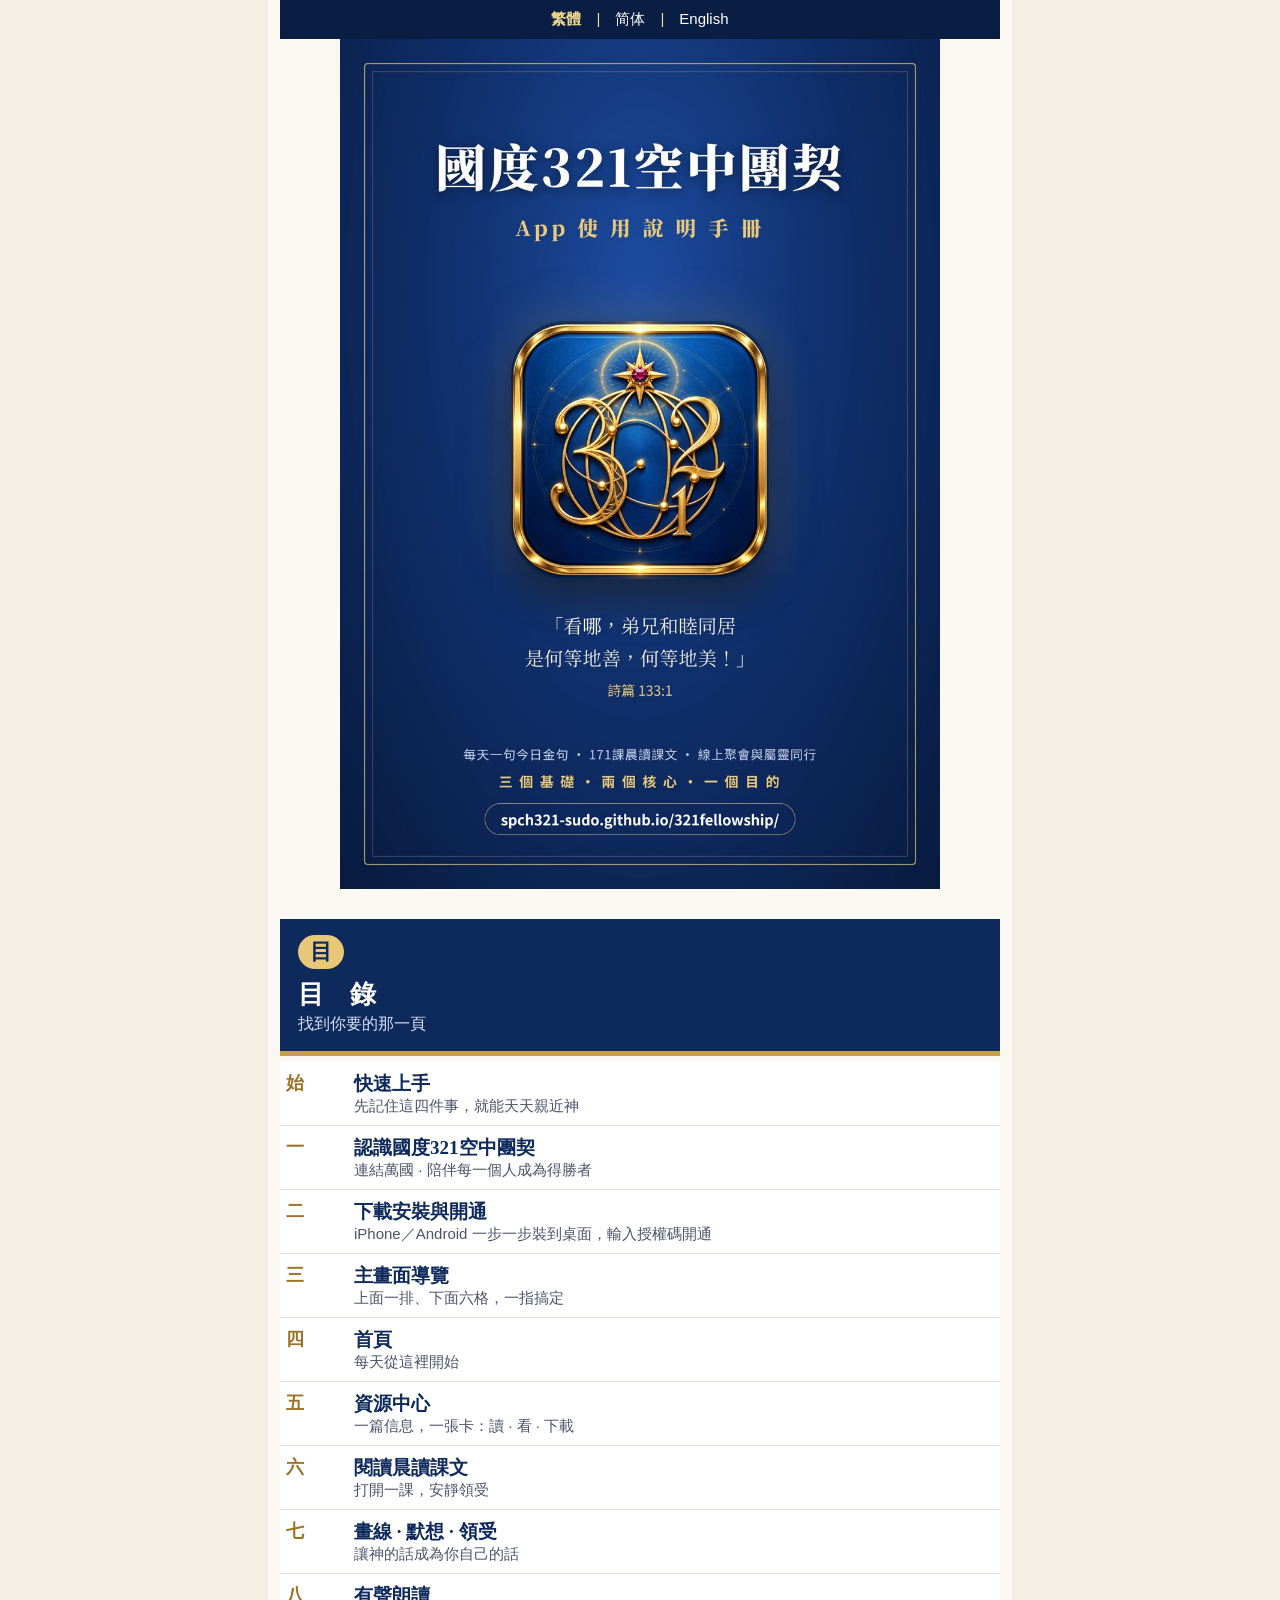
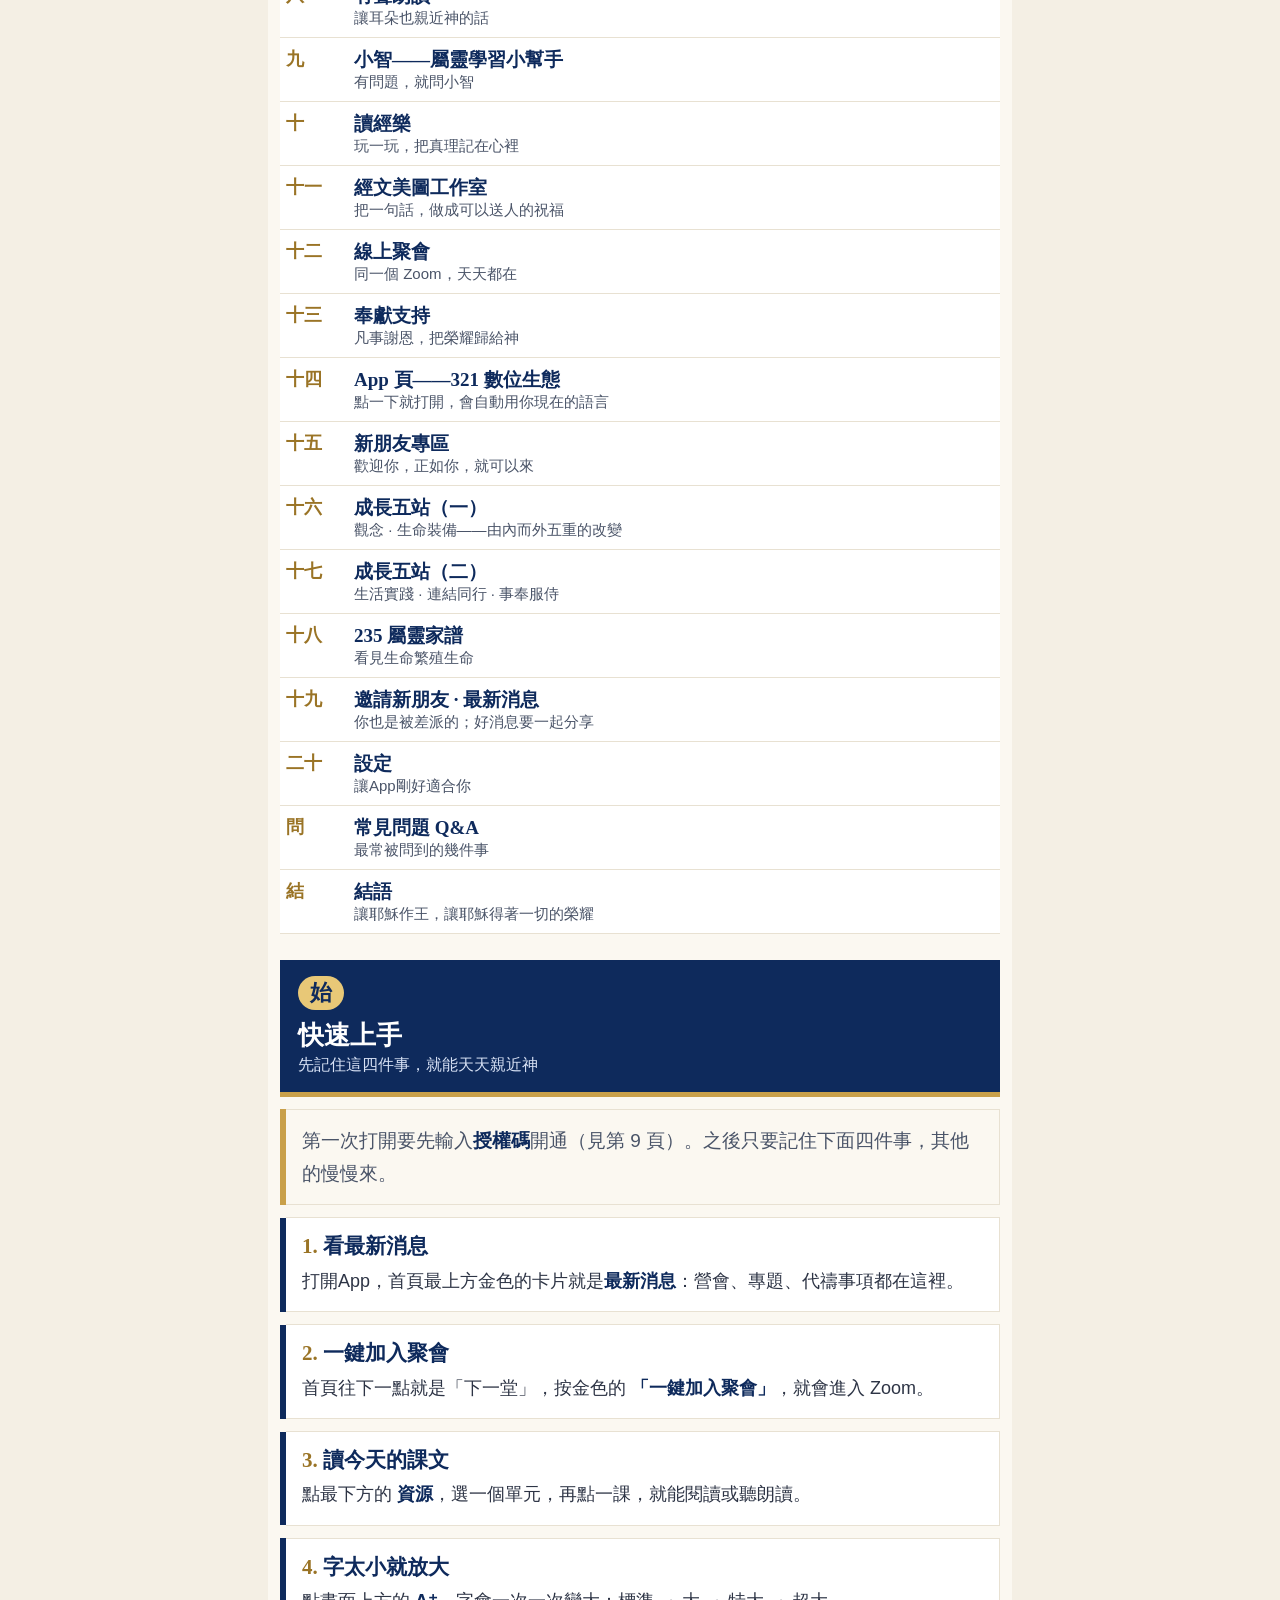
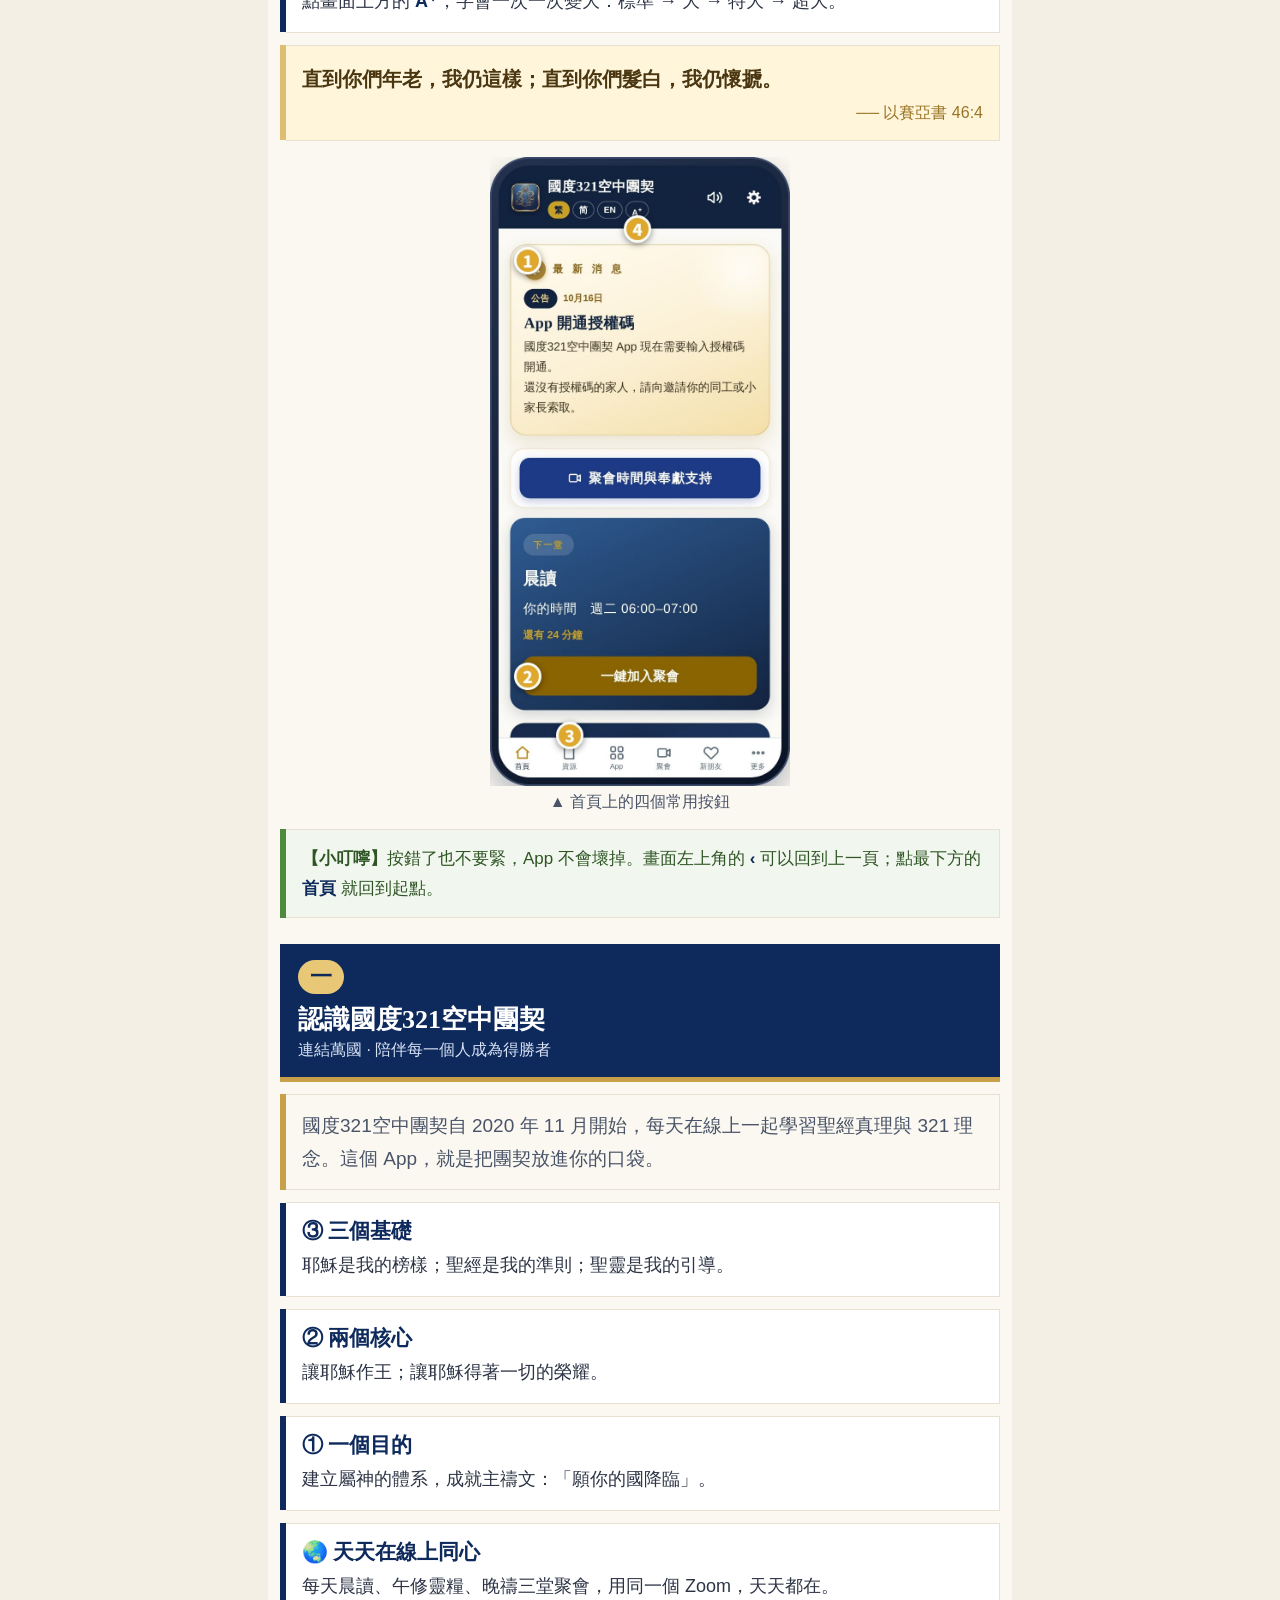
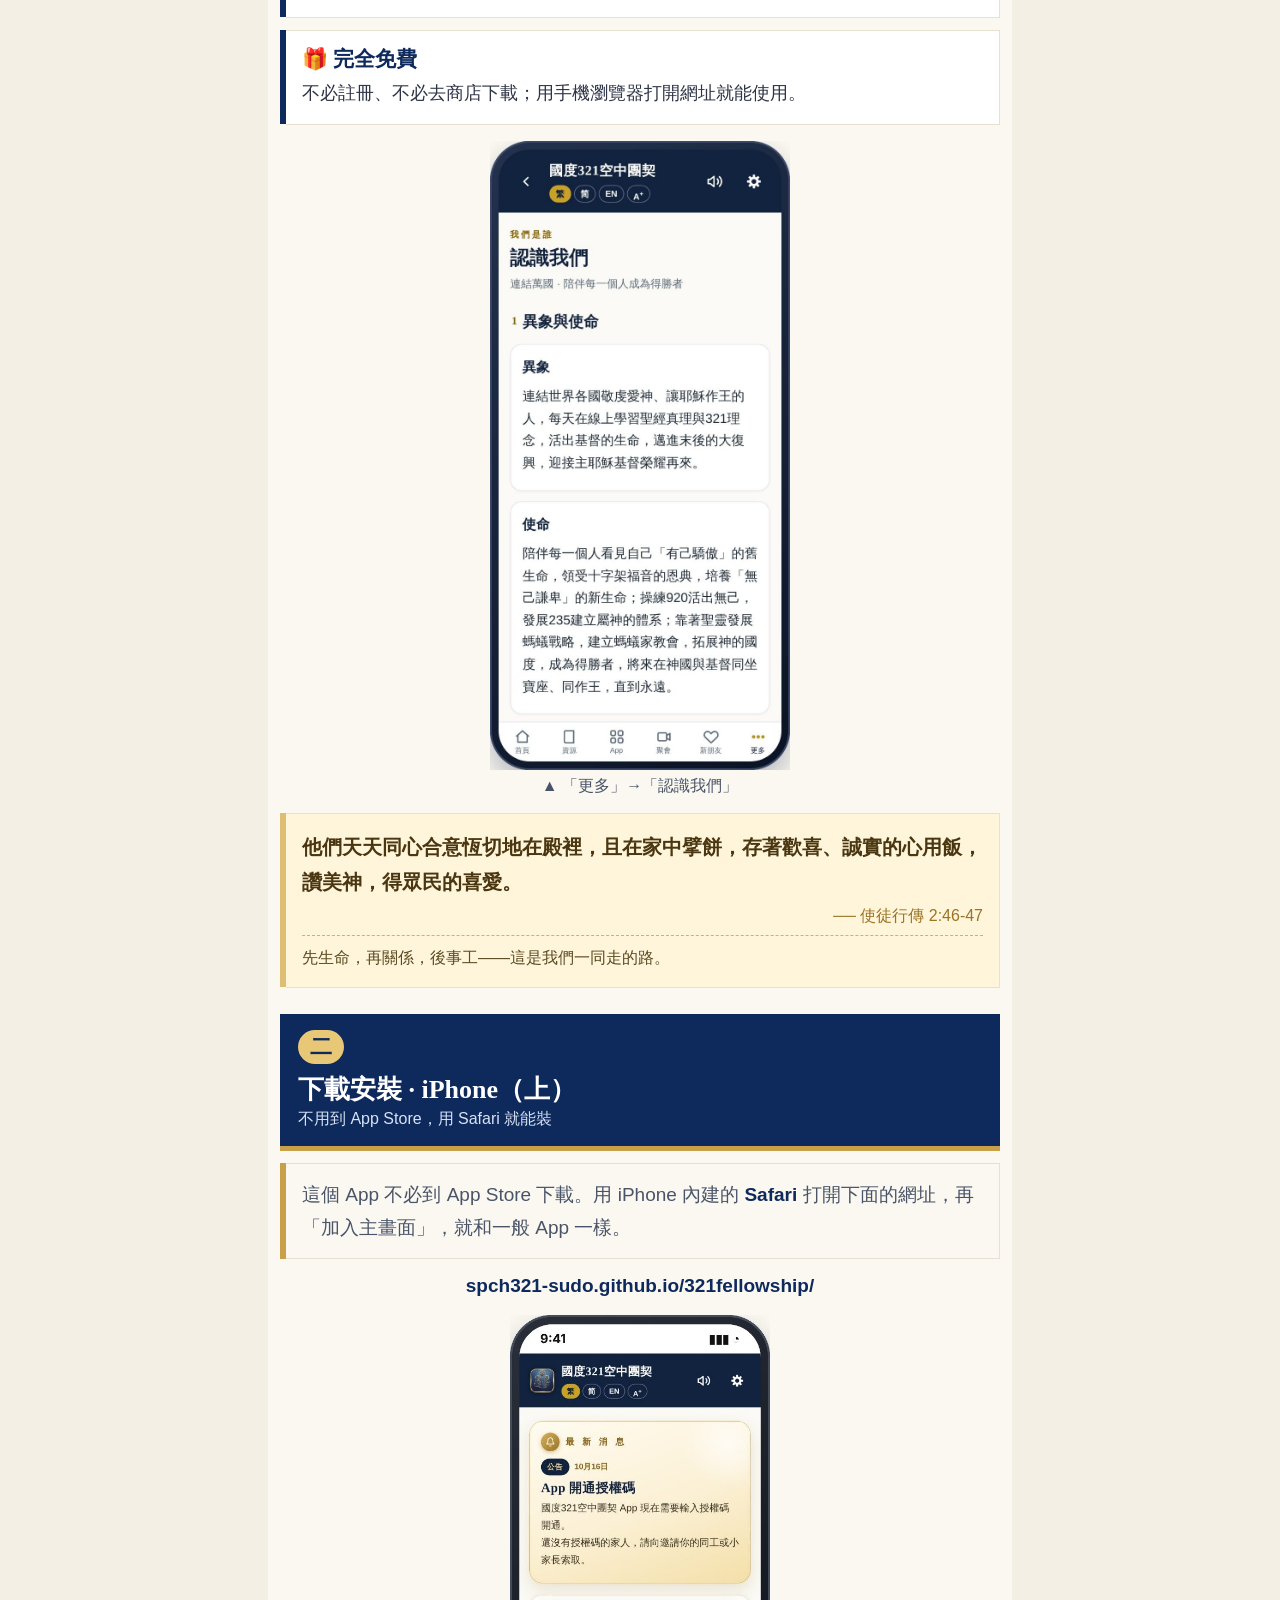
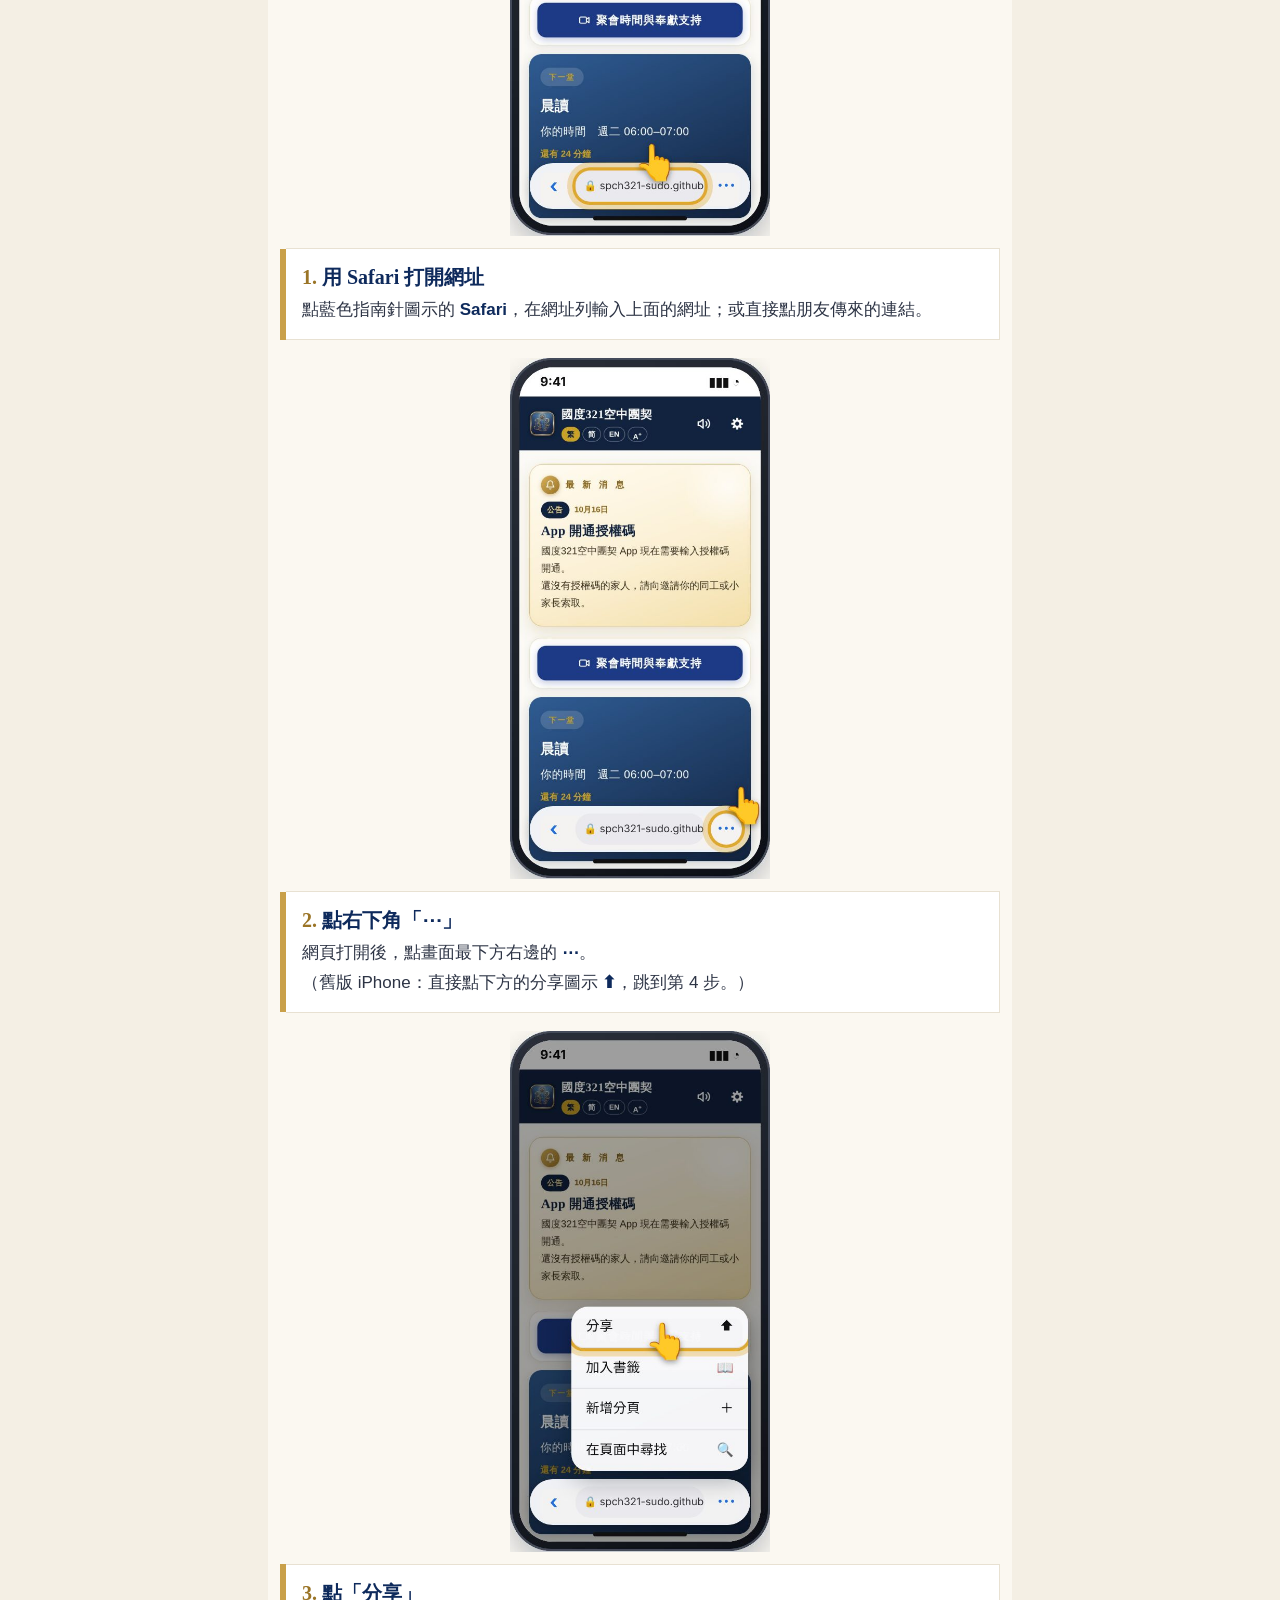
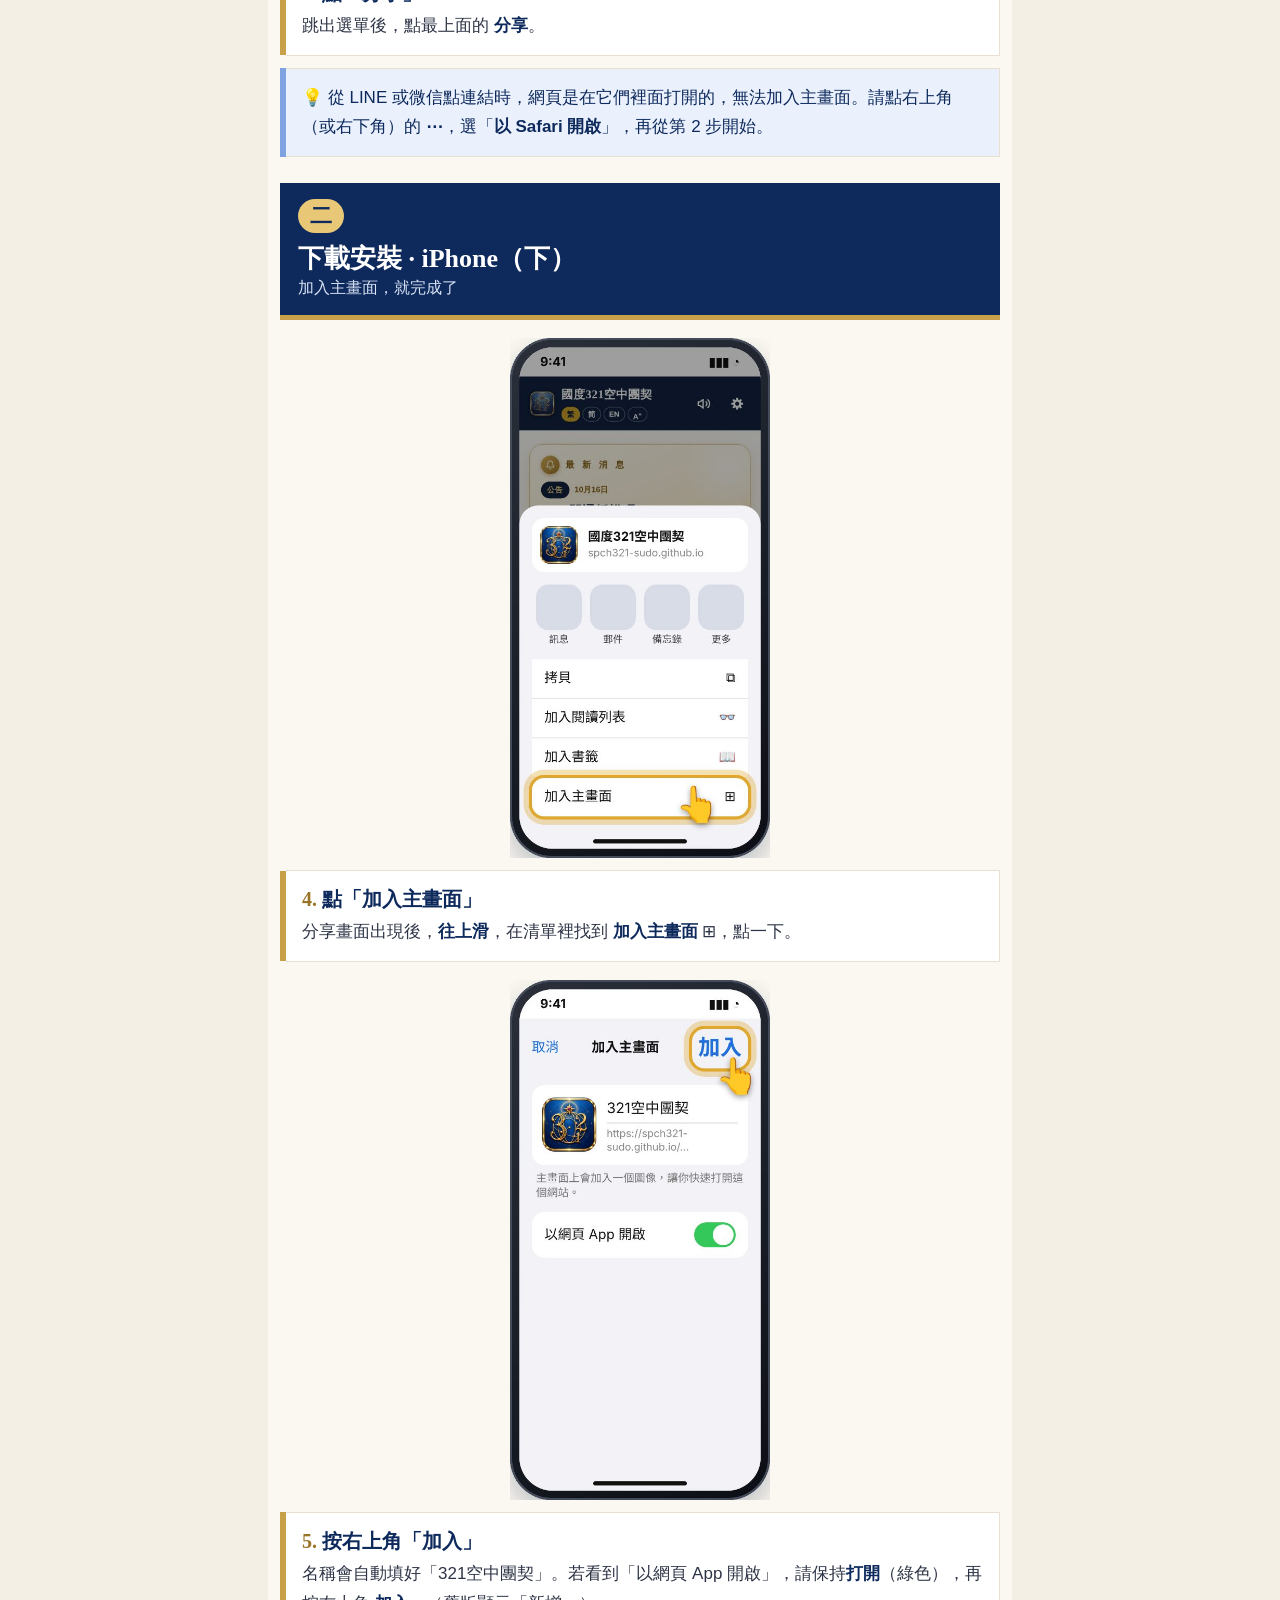
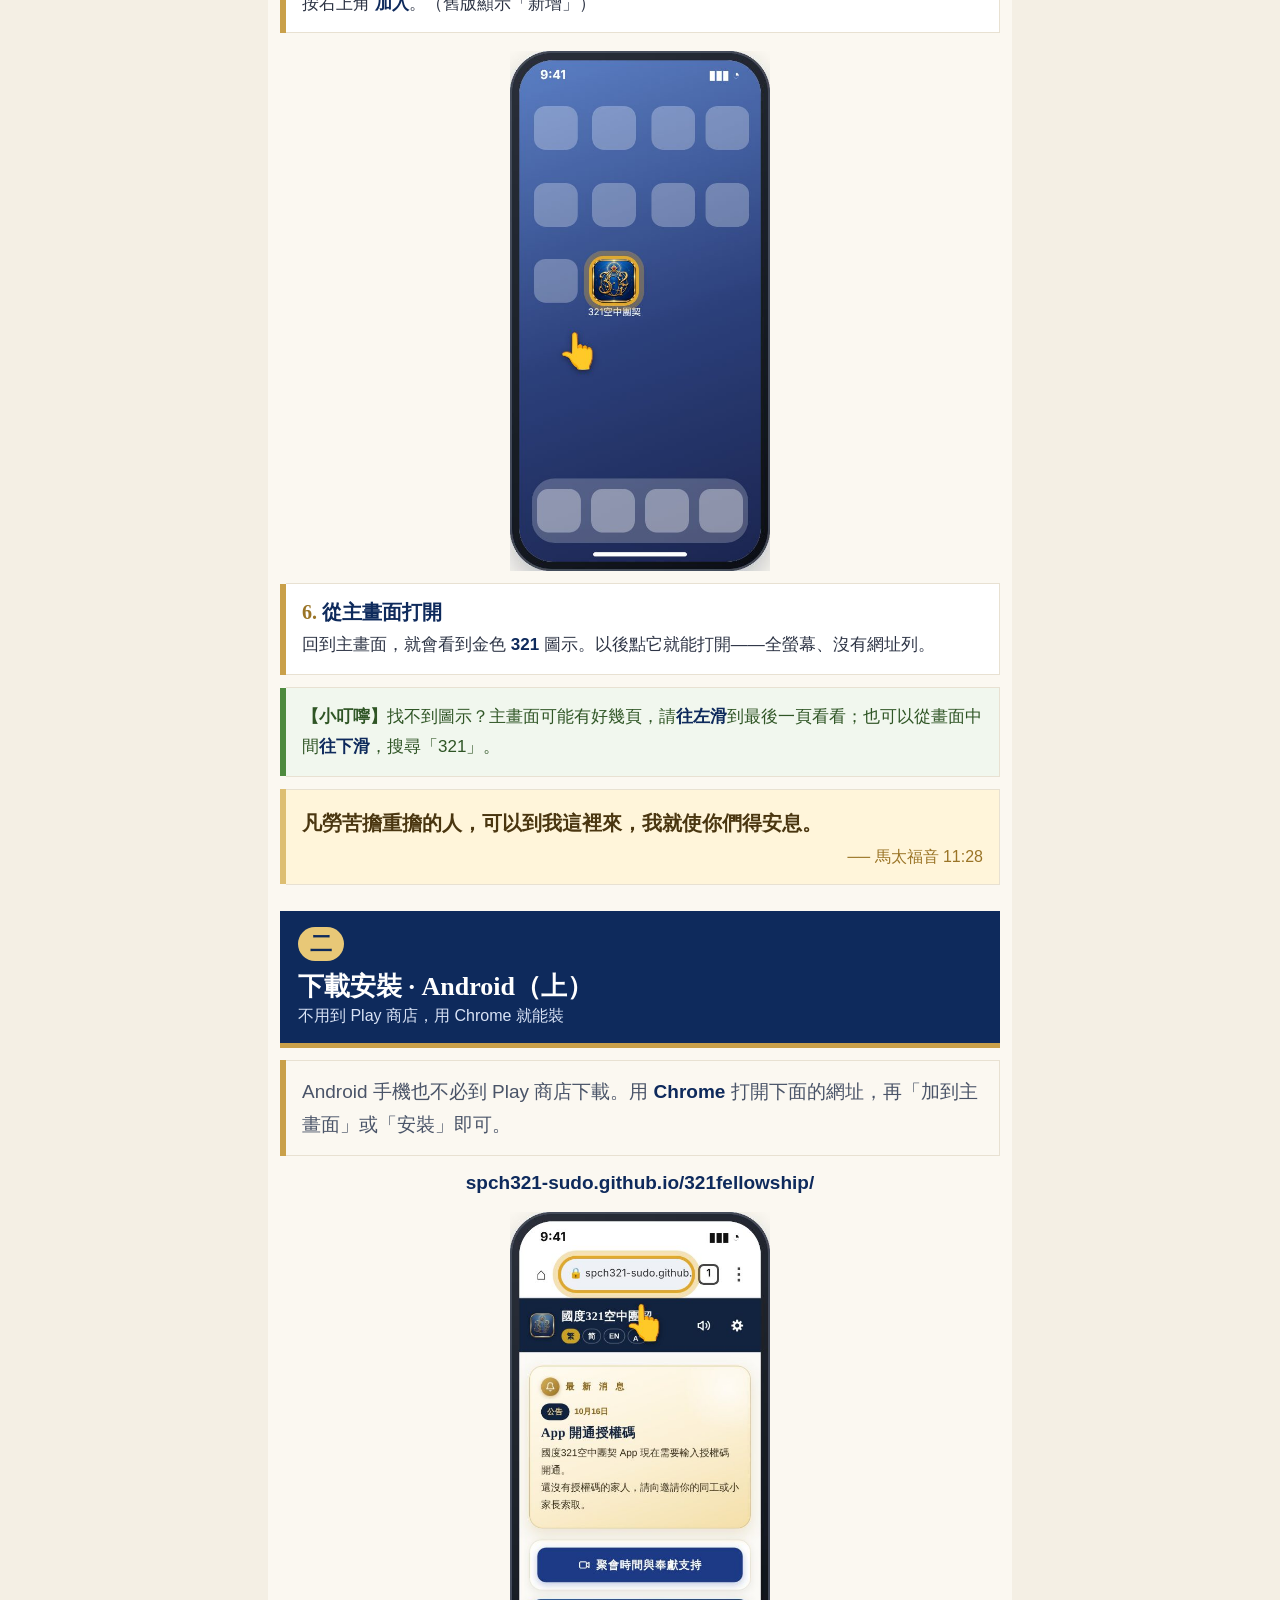
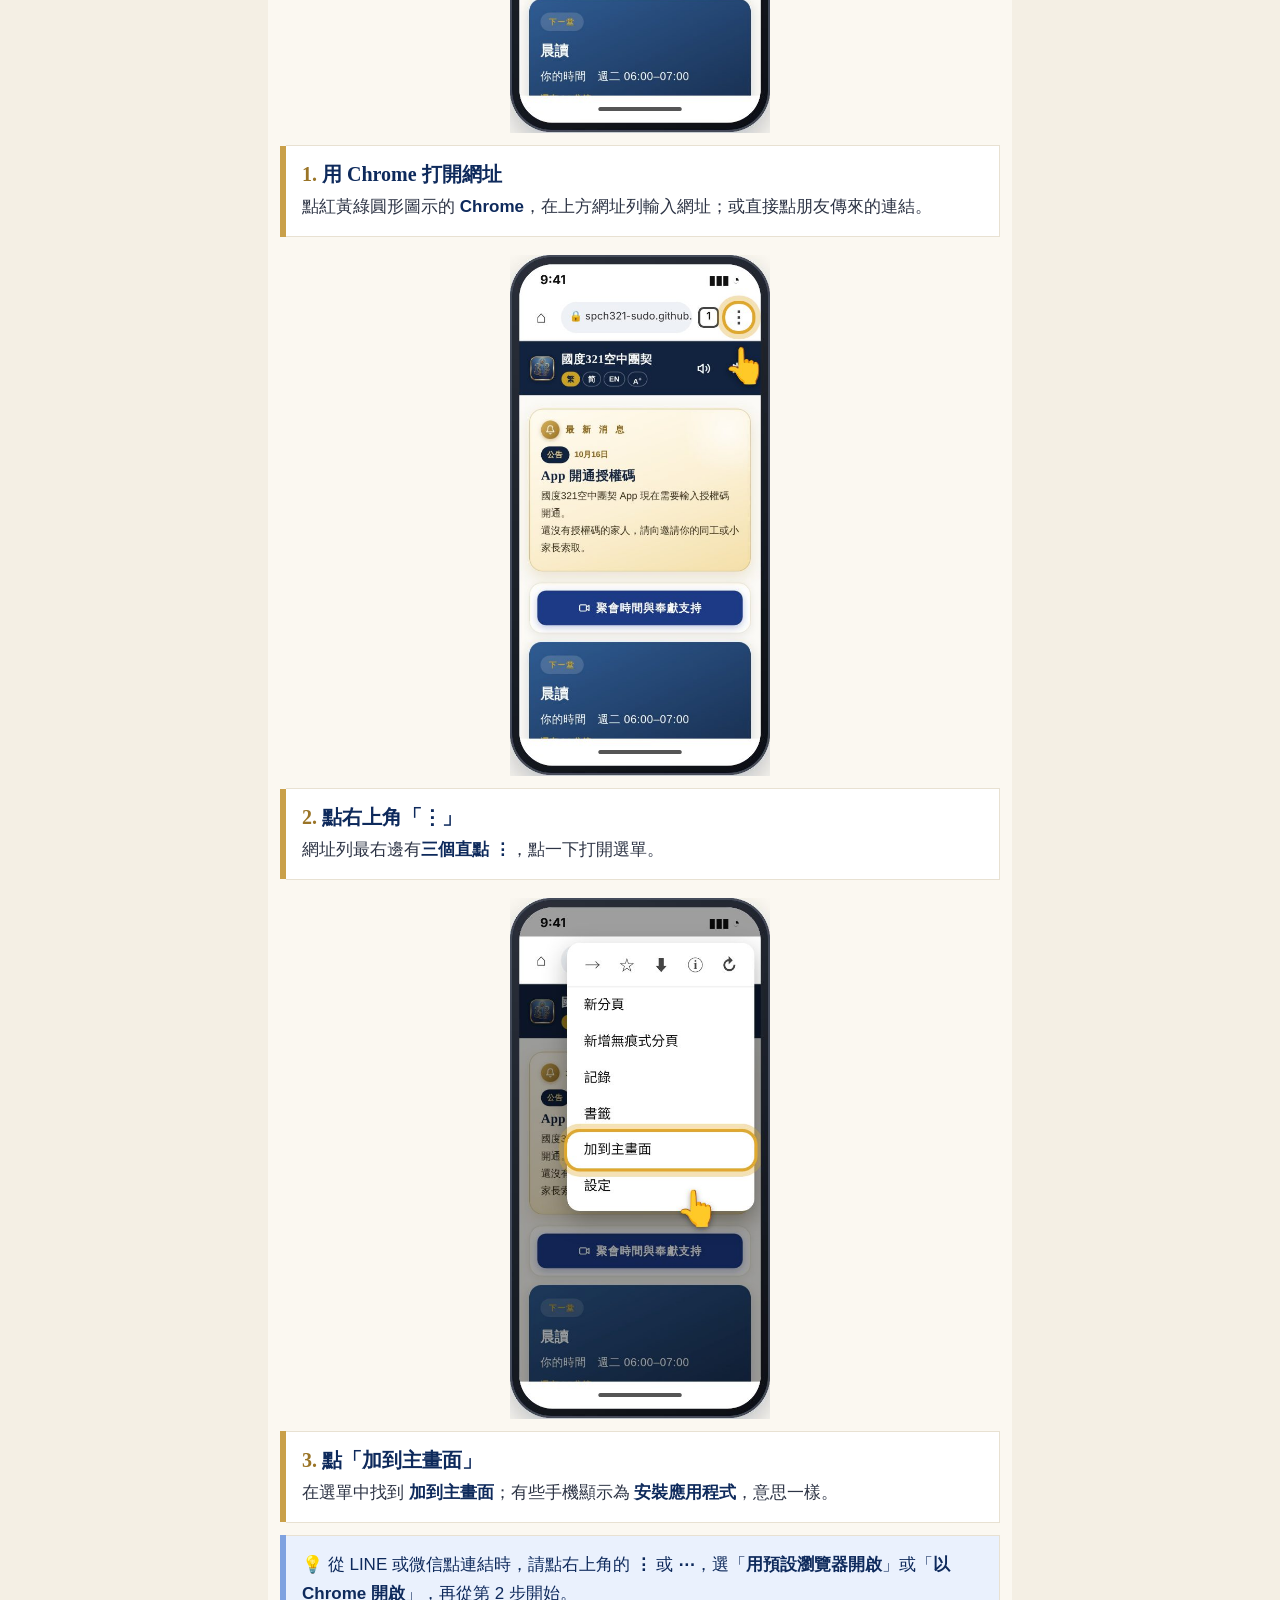
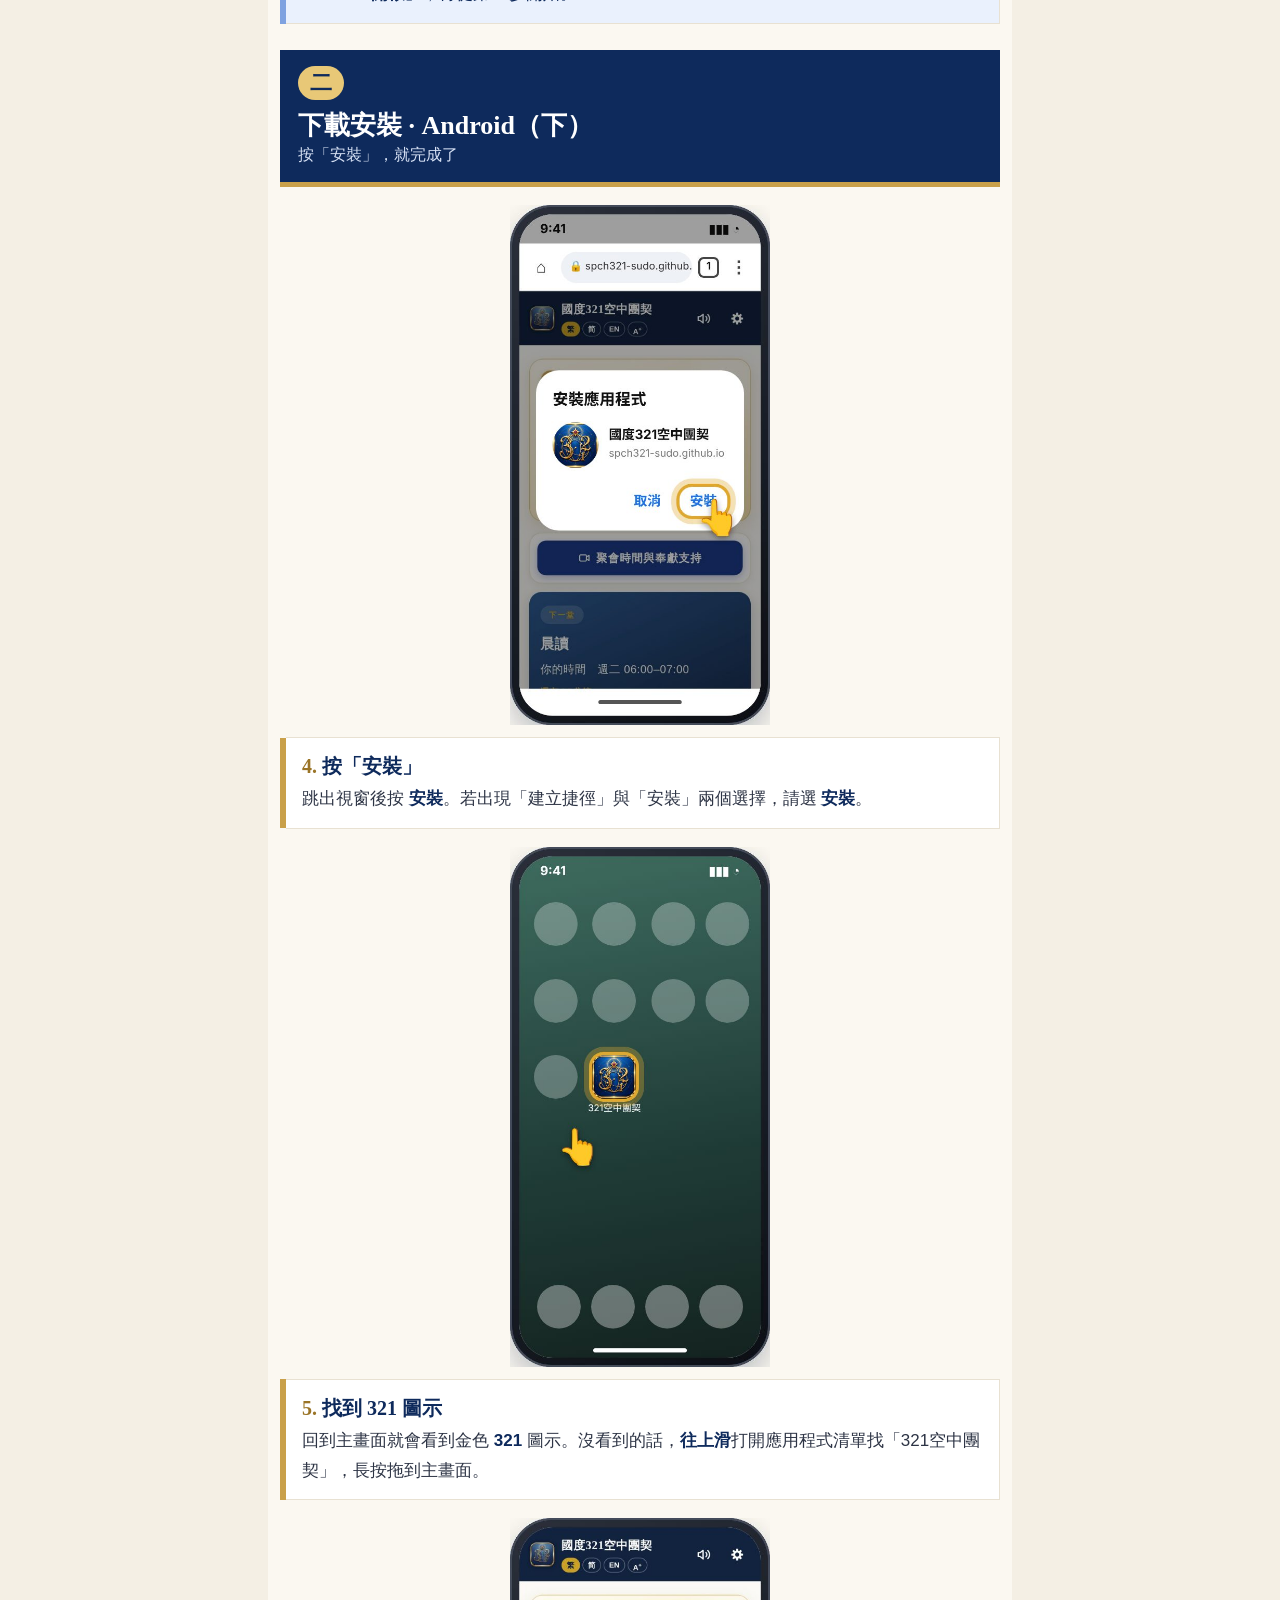
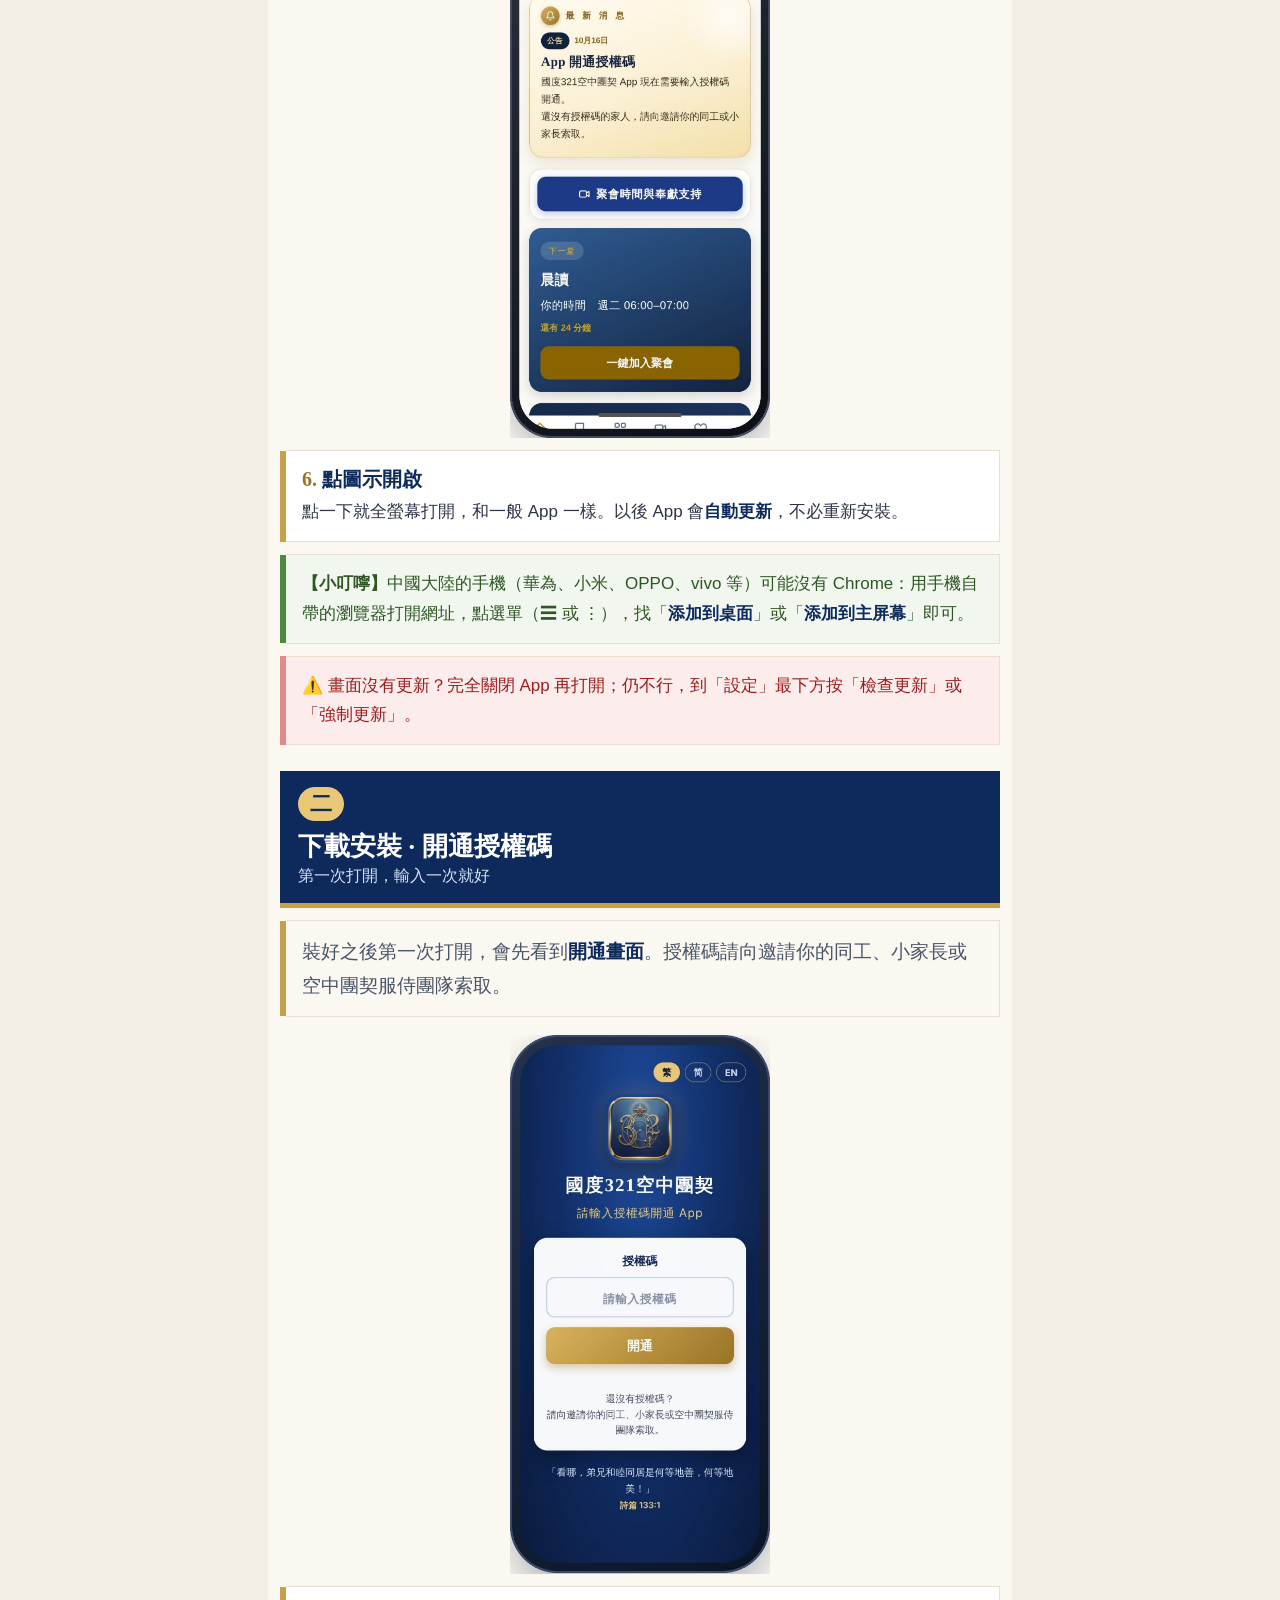
<file: manual/index.html>
<!DOCTYPE html><html lang="zh-Hant"><head><meta charset="utf-8"><meta name="viewport" content="width=device-width,initial-scale=1"><title>國度321空中團契 App 使用說明手冊</title><meta http-equiv="refresh" content="0;url=tc.html"></head><body><p><a href="tc.html">繁體</a> ｜ <a href="sc.html">简体</a> ｜ <a href="en.html">English</a></p></body></html>
</file>
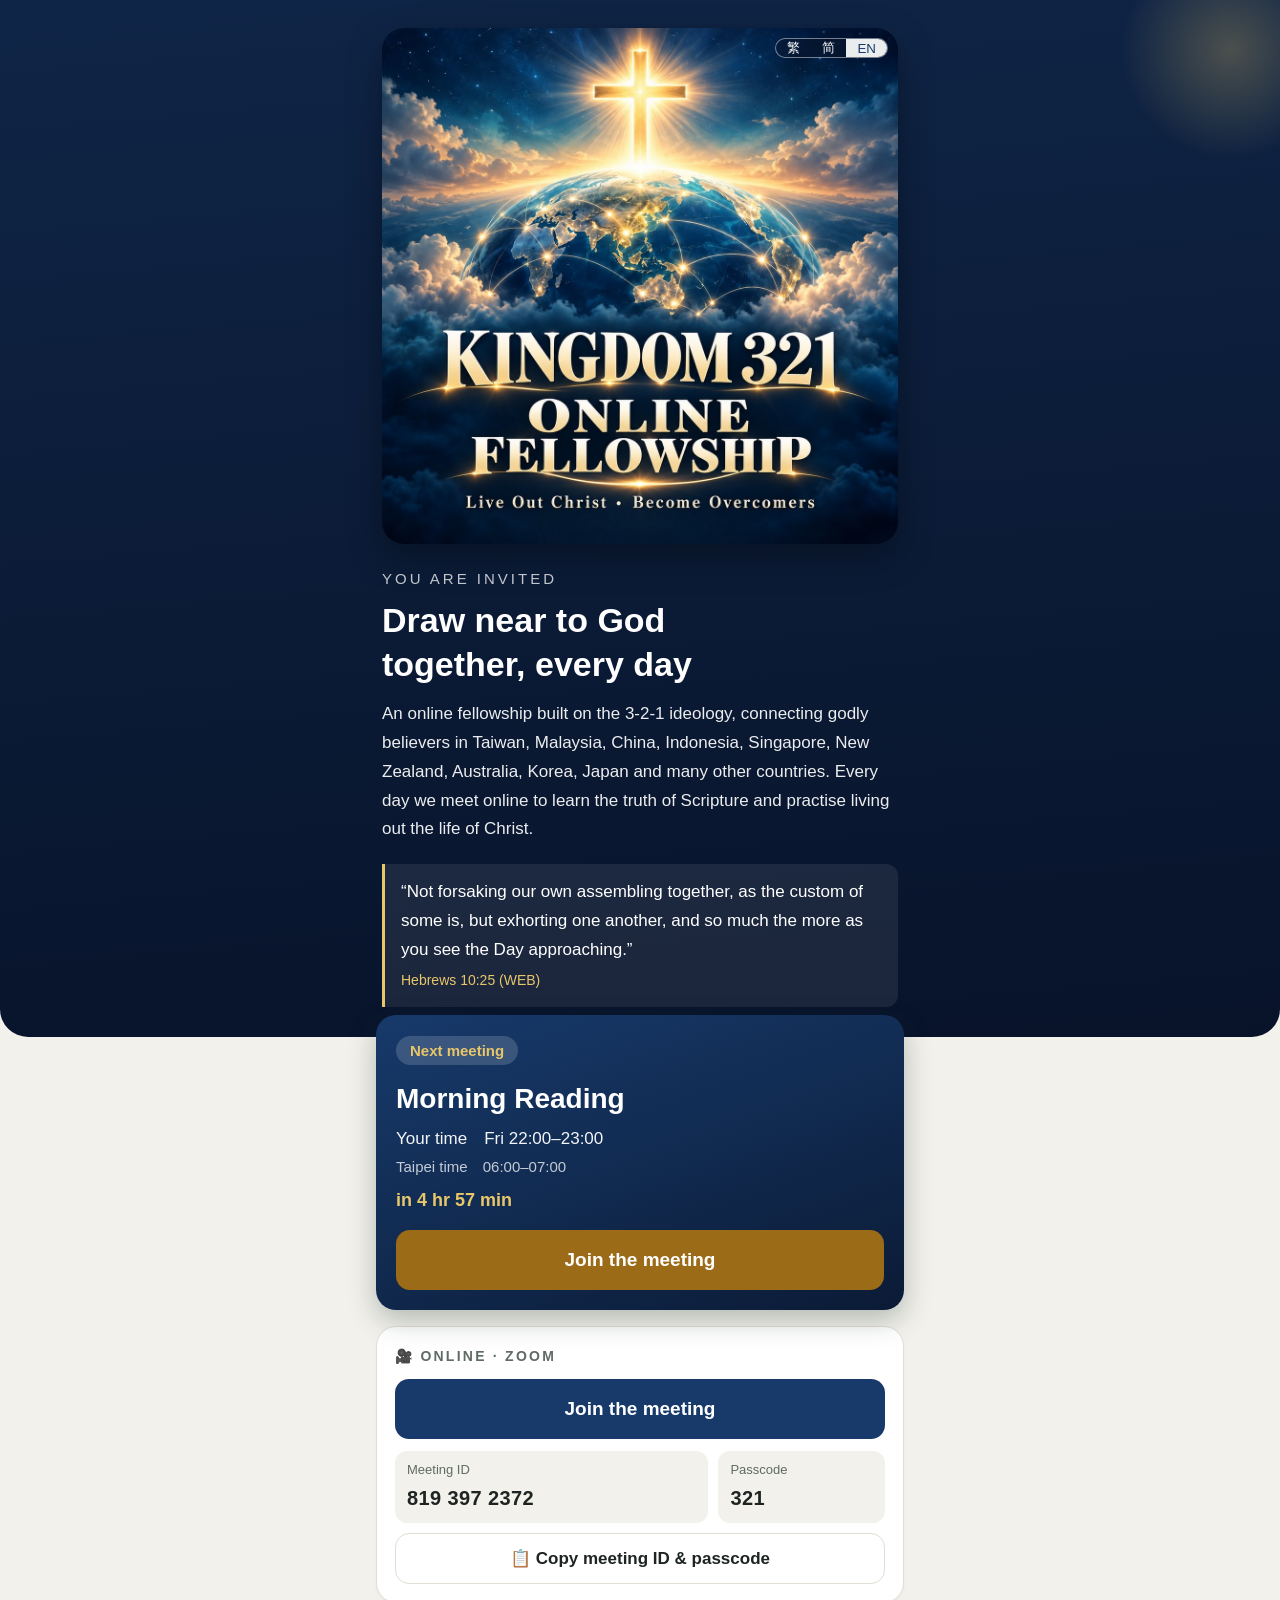
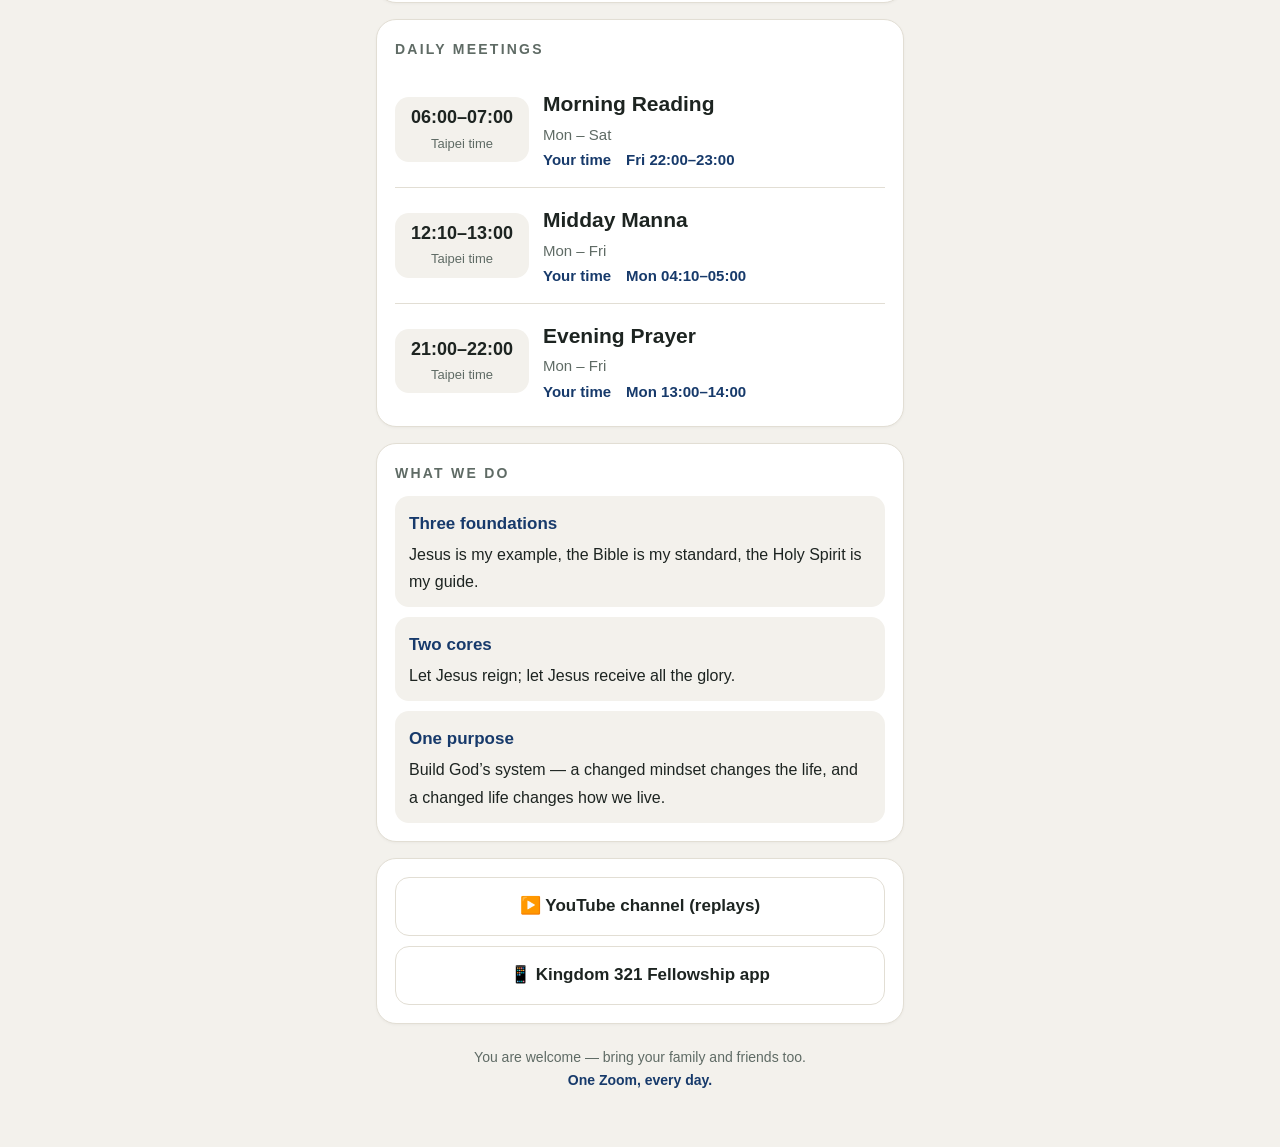
<file: join-en.html>
<!DOCTYPE html>
<html lang="en">
<head>
<meta charset="UTF-8">
<meta name="viewport" content="width=device-width,initial-scale=1,viewport-fit=cover">
<title>Online Fellowship Link</title>
<meta name="description" content="Meet online every day — Morning Reading, Midday Manna and Evening Prayer. One Zoom, one tap to join: learn the truth of Scripture together and live out the life of Christ.">
<meta property="og:type" content="website">
<meta property="og:title" content="Online Fellowship Link · Kingdom 321 Online Fellowship">
<meta property="og:description" content="Daily online meetings: Morning Reading 06:00, Midday Manna 12:10, Evening Prayer 21:00 (Taipei time, GMT+8). One Zoom, one tap to join.">
<meta property="og:image" content="https://spch321-sudo.github.io/321fellowship/join-en.png">
<meta property="og:url" content="https://spch321-sudo.github.io/321fellowship/join-en.html">
<meta name="twitter:card" content="summary_large_image">
<meta name="theme-color" content="#0F2547">
<link rel="icon" href="join-icon-en-192.png">
<link rel="apple-touch-icon" href="join-icon-en-180.png">
<meta name="apple-mobile-web-app-title" content="Fellowship Link">
<style>
:root{
  --green:#173A6B; --green-d:#0B1B36; --gold:#E8C66A; --gold-d:#9C6B18;
  --paper:#F3F1EC; --card:#FFFFFF; --ink:#1D2421; --dusk:#5F6B65; --line:#E2DED4;
}
*{box-sizing:border-box}
html,body{margin:0}
body{background:var(--paper);color:var(--ink);font-family:-apple-system,BlinkMacSystemFont,"PingFang TC","Noto Sans TC","Noto Sans CJK TC","Microsoft JhengHei",sans-serif;font-size:18px;line-height:1.7;-webkit-text-size-adjust:100%}
.wrap{max-width:560px;margin:0 auto;padding:0 16px 40px}
.hero{background:linear-gradient(175deg,#0F2547 0%,#0B1B36 55%,#08132A 100%);color:#fff;padding:calc(28px + env(safe-area-inset-top)) 22px 30px;border-radius:0 0 28px 28px;position:relative;overflow:hidden}
.hero::after{content:"";position:absolute;right:-60px;top:-60px;width:220px;height:220px;border-radius:50%;background:radial-gradient(circle,rgba(232,198,106,.28),rgba(232,198,106,0) 70%)}
.hero .inner{max-width:516px;margin:0 auto;position:relative;z-index:1}
.lang{position:absolute;right:10px;top:10px;z-index:3;background:rgba(10,20,40,.45);backdrop-filter:blur(4px);-webkit-backdrop-filter:blur(4px);display:inline-flex;border:1px solid rgba(255,255,255,.45);border-radius:999px;overflow:hidden}
.lang button{border:0;background:transparent;color:#fff;font:700 14px/30px inherit;padding:0 11px;cursor:pointer;font-family:inherit}
.lang button.on{background:rgba(255,255,255,.92);color:var(--green)}
.kv{display:block;width:100%;height:auto;aspect-ratio:1/1;border-radius:22px;margin:0 0 22px;box-shadow:0 12px 34px rgba(0,0,0,.35)}
.brand img{width:44px;height:44px;border-radius:12px;box-shadow:0 2px 8px rgba(0,0,0,.25)}
.brand span{font-size:15px;letter-spacing:.14em;font-weight:700;color:var(--gold);line-height:1.35}
body.poster .brand{padding-right:0}
.eyebrow{font-size:15px;letter-spacing:.2em;color:rgba(255,255,255,.75);margin:0 0 6px}
h1{font-size:34px;line-height:1.3;margin:0 0 14px;font-weight:800}
.intro{margin:0;font-size:17px;color:rgba(255,255,255,.92)}
.verse{margin:20px 0 0;padding:14px 16px;border-left:3px solid var(--gold);background:rgba(255,255,255,.08);border-radius:0 12px 12px 0;font-size:17px}
.verse small{display:block;color:var(--gold);margin-top:4px;font-size:14px}
.card{background:var(--card);border:1px solid var(--line);border-radius:20px;padding:18px 18px;margin:16px 0;box-shadow:0 1px 3px rgba(0,0,0,.04)}
.eb{margin:0 0 10px;font-size:14px;font-weight:700;letter-spacing:.16em;color:var(--dusk)}
.next{background:linear-gradient(160deg,var(--green),var(--green-d));color:#fff;border-radius:20px;padding:20px;margin:-22px 0 16px;position:relative;z-index:2;box-shadow:0 10px 28px rgba(14,42,32,.28)}
.tag{display:inline-block;background:rgba(255,255,255,.16);color:var(--gold);border-radius:99px;padding:2px 14px;font-size:15px;font-weight:700}
.next h2{margin:10px 0 2px;font-size:28px}
.next .t{font-size:17px;opacity:.95}
.next .sub{font-size:15px;opacity:.75}
.next .cd{color:var(--gold);font-weight:700;margin:6px 0 14px;font-size:18px}
.btn{display:block;width:100%;text-align:center;text-decoration:none;border-radius:14px;padding:14px;font-size:19px;font-weight:700;border:0;cursor:pointer;font-family:inherit}
.btn.gold{background:var(--gold-d);color:#fff}
.btn.green{background:var(--green);color:#fff}
.btn.line{background:#fff;color:var(--ink);border:1px solid var(--line);font-weight:600;font-size:17px;margin-top:10px}
.zoom{display:flex;gap:10px;margin-top:12px}
.zoom div{flex:1;background:var(--paper);border-radius:12px;padding:8px 12px}
.zoom small{display:block;color:var(--dusk);font-size:13px}
.zoom b{font-size:20px;letter-spacing:.02em;font-variant-numeric:tabular-nums}
.row{display:flex;gap:14px;align-items:center;padding:14px 0;border-bottom:1px solid var(--line)}
.row:last-child{border-bottom:0;padding-bottom:4px}
.row .time{flex:0 0 134px;white-space:nowrap;background:var(--paper);border-radius:14px;padding:8px 6px;text-align:center;line-height:1.35}
.row .time b{display:block;font-size:18px;font-variant-numeric:tabular-nums}
.row .time small{color:var(--dusk);font-size:13px}
.row .mid{flex:1;min-width:0}
.row .name{font-size:21px;font-weight:800}
.row .days{font-size:15px;color:var(--dusk)}
.row .mine{font-size:15px;color:var(--green);font-weight:700}
.pillars{display:grid;grid-template-columns:1fr;gap:10px}
.pillar{border-radius:14px;background:var(--paper);padding:12px 14px}
.pillar b{color:var(--green);font-size:17px}
.pillar p{margin:2px 0 0;font-size:16px}
.foot{text-align:center;color:var(--dusk);font-size:14px;margin-top:22px}
.foot b{color:var(--green)}
#toast{position:fixed;left:50%;bottom:30px;transform:translateX(-50%);background:rgba(20,28,24,.92);color:#fff;padding:9px 18px;border-radius:99px;font-size:15px;display:none;z-index:9}
/* 海報模式（做成圖片傳到群組用）：不顯示倒數與個人時間，只寫台北時間 */
body.poster .lang,body.poster .live,body.poster .mine,body.poster .btn.line,body.poster .copy{display:none!important}
body.poster .wrap{padding-bottom:28px}
.posteronly{display:none}
body.poster .posteronly{display:block}
.link{font-size:17px;font-weight:700;color:var(--green);word-break:break-all}
</style>
</head>
<body>
<div class="hero"><div class="inner">
  <div class="lang" role="group" aria-label="Language">
    <button data-l="tc" class="on">繁</button><button data-l="sc">简</button><button data-l="en">EN</button>
  </div>
  <img class="kv" id="kv" src="join-main-en.jpg" alt="Kingdom 321 Online Fellowship · Live Out Christ · Become Overcomers" width="1080" height="1080">
  <p class="eyebrow" data-t="eyebrow"></p>
  <h1 data-t="title"></h1>
  <p class="intro" data-t="intro"></p>
  <p class="verse"><span data-t="verse"></span><small data-t="verseRef"></small></p>
</div></div>

<div class="wrap">
  <div class="next live" id="next"></div>

  <div class="card">
    <p class="eb">🎥 <span data-t="zoomEb"></span></p>
    <a class="btn green" id="joinBtn" target="_blank" rel="noopener" data-t="join"></a>
    <div class="zoom">
      <div><small data-t="mid"></small><b>819 397 2372</b></div>
      <div style="flex:0 0 34%"><small data-t="pwd"></small><b>321</b></div>
    </div>
    <button class="btn line copy" id="copyBtn" data-t="copy"></button>
  </div>

  <div class="card">
    <p class="eb" data-t="schedEb"></p>
    <div id="rows"></div>
    <p class="posteronly" style="margin:10px 0 0;font-size:15px;color:var(--dusk)" data-t="tzNote"></p>
  </div>

  <div class="card">
    <p class="eb" data-t="whatEb"></p>
    <div class="pillars">
      <div class="pillar"><b data-t="p1h"></b><p data-t="p1"></p></div>
      <div class="pillar"><b data-t="p2h"></b><p data-t="p2"></p></div>
      <div class="pillar"><b data-t="p3h"></b><p data-t="p3"></p></div>
    </div>
  </div>

  <div class="card posteronly" style="text-align:center">
    <p class="eb" data-t="openEb"></p>
    <p class="link">spch321-sudo.github.io/321fellowship/join-en.html</p>
  </div>

  <div class="card live">
    <a class="btn line" style="margin-top:0" href="https://www.youtube.com/@kingdom321air" target="_blank" rel="noopener" data-t="yt"></a>
    <a class="btn line" href="https://spch321-sudo.github.io/321fellowship/" target="_blank" rel="noopener" data-t="app"></a>
  </div>

  <p class="foot" data-t="foot"></p>
</div>
<div id="toast"></div>

<script>window.JOIN_LANG="en";</script>
<script>
(function(){
var MEET_URL='https://zoom.us/j/8193972372?pwd=o3tuX9k87Lyhb3UEV7hgRtSUYVyI1Q.1', TZ=8;
var MEETINGS=[
  {t:['晨讀','晨读','Morning Reading'],d:['週一至週六','周一至周六','Mon – Sat'],days:[1,2,3,4,5,6],s:'06:00',e:'07:00'},
  {t:['午修靈糧','午修灵粮','Midday Manna'],d:['週一至週五','周一至周五','Mon – Fri'],days:[1,2,3,4,5],s:'12:10',e:'13:00'},
  {t:['晚禱','晚祷','Evening Prayer'],d:['週一至週五','周一至周五','Mon – Fri'],days:[1,2,3,4,5],s:'21:00',e:'22:00'}
];
var T={
 brand:['國度321空中團契','国度321空中团契','KINGDOM 321 ONLINE FELLOWSHIP'],
 eyebrow:['誠 摯 邀 請 你','诚 挚 邀 请 你','YOU ARE INVITED'],
 title:['每天一起<br>在線上親近神','每天一起<br>在线上亲近神','Draw near to God<br>together, every day'],
 intro:['以「321理念」為核心的線上團契，連結台灣、馬來西亞、中國、印尼、新加坡、紐西蘭、澳洲、韓國、日本等多個國家敬虔愛神的人，每天透過線上聚會一同學習聖經真理，操練活出基督的生命。',
        '以“321理念”为核心的线上团契，连结台湾、马来西亚、中国、印尼、新加坡、纽西兰、澳洲、韩国、日本等多个国家敬虔爱神的人，每天透过线上聚会一同学习圣经真理，操练活出基督的生命。',
        'An online fellowship built on the 3-2-1 ideology, connecting godly believers in Taiwan, Malaysia, China, Indonesia, Singapore, New Zealand, Australia, Korea, Japan and many other countries. Every day we meet online to learn the truth of Scripture and practise living out the life of Christ.'],
 verse:['「你們不可停止聚會，好像那些停止慣了的人，倒要彼此勸勉；既知道那日子臨近，就更當如此。」',
        '“你们不可停止聚会，好像那些停止惯了的人，倒要彼此劝勉；既知道那日子临近，就更当如此。”',
        '“Not forsaking our own assembling together, as the custom of some is, but exhorting one another, and so much the more as you see the Day approaching.”'],
 verseRef:['希伯來書 10:25','希伯来书 10:25','Hebrews 10:25 (WEB)'],
 zoomEb:['線上聚會 Zoom','线上聚会 Zoom','ONLINE · ZOOM'],
 join:['一鍵加入聚會','一键加入聚会','Join the meeting'],
 mid:['會議號','会议号','Meeting ID'], pwd:['密碼','密码','Passcode'],
 copy:['📋 複製會議號與密碼','📋 复制会议号与密码','📋 Copy meeting ID & passcode'],
 copied:['已複製，可以貼給朋友','已复制，可以贴给朋友','Copied — paste it to a friend'],
 schedEb:['每天的聚會時間','每天的聚会时间','DAILY MEETINGS'],
 taipei:['台北時間','台北时间','Taipei time'],
 yours:['你的時間','你的时间','Your time'],
 tzNote:['以上是台北時間（GMT+8），馬來西亞、新加坡、中國同一時間；其他地區打開連結會自動換成你的時間。',
         '以上是台北时间（GMT+8），马来西亚、新加坡、中国同一时间；其他地区打开链接会自动换成你的时间。',
         'Times are Taipei time (GMT+8). Open the link and they convert to your local time automatically.'],
 whatEb:['我們在做什麼','我们在做什么','WHAT WE DO'],
 p1h:['三個基礎','三个基础','Three foundations'],
 p1:['耶穌是我的榜樣，聖經是我的準則，聖靈是我的引導。','耶稣是我的榜样，圣经是我的准则，圣灵是我的引导。','Jesus is my example, the Bible is my standard, the Holy Spirit is my guide.'],
 p2h:['二個核心','二个核心','Two cores'],
 p2:['讓耶穌作王，讓耶穌得到一切的榮耀。','让耶稣作王，让耶稣得到一切的荣耀。','Let Jesus reign; let Jesus receive all the glory.'],
 p3h:['一個目的','一个目的','One purpose'],
 p3:['建立屬神的體系——從改變觀念開始，改變生命、改變生活。','建立属神的体系——从改变观念开始，改变生命、改变生活。','Build God’s system — a changed mindset changes the life, and a changed life changes how we live.'],
 openEb:['點這個連結，一鍵加入','点这个链接，一键加入','OPEN THIS LINK TO JOIN'],
 yt:['▶️ YouTube 頻道（聚會重播）','▶️ YouTube 频道（聚会重播）','▶️ YouTube channel (replays)'],
 app:['📱 國度321空中團契 App','📱 国度321空中团契 App','📱 Kingdom 321 Fellowship app'],
 foot:['歡迎你，也歡迎帶家人朋友一起來。<br><b>同一個 Zoom，天天都在。</b>','欢迎你，也欢迎带家人朋友一起来。<br><b>同一个 Zoom，天天都在。</b>','You are welcome — bring your family and friends too.<br><b>One Zoom, every day.</b>'],
 live:['正在聚會','正在聚会','Live now'], next:['下一堂聚會','下一堂聚会','Next meeting'],
 inprog:['進行中，現在就能加入','进行中，现在就能加入','In progress — join now'],
 joinNow:['立即加入','立即加入','Join now']
};
var I={tc:0,sc:1,en:2}, L='tc';
try{var q=new URLSearchParams(location.search);var ql=q.get('lang');if(I[ql]!=null)L=ql;else if(window.JOIN_LANG&&I[window.JOIN_LANG]!=null)L=window.JOIN_LANG;else{var sv=localStorage.getItem('k321join_lang');if(I[sv]!=null)L=sv;else{var n=(navigator.language||'').toLowerCase();if(/^zh/.test(n))L=/hans|cn|sg|my/.test(n)?'sc':'tc';else if(n)L='en';}}
  if(q.has('poster'))document.body.classList.add('poster');}catch(e){}
function tx(k){return T[k][I[L]];}
function pad(n){return(n<10?'0':'')+n;}
function hm(ts){var d=new Date(ts);return pad(d.getHours())+':'+pad(d.getMinutes());}
function wd(d){return [['週日','週一','週二','週三','週四','週五','週六'],['周日','周一','周二','周三','周四','周五','周六'],['Sun','Mon','Tue','Wed','Thu','Fri','Sat']][I[L]][d];}
function occur(m,now){
  var sp=m.s.split(':'),ep=m.e.split(':'),sh=new Date(now+TZ*3600000),base=Date.UTC(sh.getUTCFullYear(),sh.getUTCMonth(),sh.getUTCDate());
  for(var k=0;k<9;k++){var day=new Date(base+k*86400000);if(m.days.indexOf(day.getUTCDay())<0)continue;
    var st=day.getTime()+(+sp[0]-TZ)*3600000+(+sp[1])*60000,en=day.getTime()+(+ep[0]-TZ)*3600000+(+ep[1])*60000;
    if(now<en)return{start:st,end:en,live:now>=st,m:m};}
  return null;
}
function until(ms){
  var mins=Math.round(ms/60000),h=Math.floor(mins/60),m=mins%60,d=Math.floor(h/24),hh=h%24;
  if(mins<1)return[ '就要開始了','就要开始了','Starting now'][I[L]];
  if(mins<60)return['還有 '+mins+' 分鐘','还有 '+mins+' 分钟','in '+mins+' min'][I[L]];
  if(h<24)return['還有 '+h+' 小時'+(m?' '+m+' 分':''),'还有 '+h+' 小时'+(m?' '+m+' 分':''),'in '+h+' hr'+(m?' '+m+' min':'')][I[L]];
  return['還有 '+d+' 天'+(hh?' '+hh+' 小時':''),'还有 '+d+' 天'+(hh?' '+hh+' 小时':''),'in '+d+' day'+(d>1?'s':'')+(hh?' '+hh+' hr':'')][I[L]];
}
var same=(-new Date().getTimezoneOffset()/60)===TZ;
function render(){
  document.documentElement.lang=L==='en'?'en':(L==='sc'?'zh-Hans':'zh-Hant');
  document.title=['空中團契連結','空中团契连结','Online Fellowship Link'][I[L]];
  var els=document.querySelectorAll('[data-t]');for(var i=0;i<els.length;i++)els[i].innerHTML=tx(els[i].getAttribute('data-t'));
  var bs=document.querySelectorAll('.lang button');for(var j=0;j<bs.length;j++)bs[j].className=bs[j].getAttribute('data-l')===L?'on':'';
  document.getElementById('joinBtn').href=MEET_URL;
  try{var IC={tc:['join-icon-192.png','join-icon-180.png','空中團契連結'],sc:['join-icon-sc-192.png','join-icon-sc-180.png','空中团契连结'],en:['join-icon-en-192.png','join-icon-en-180.png','Fellowship Link']}[L];document.querySelector('link[rel=icon]').href=IC[0];document.querySelector('link[rel=apple-touch-icon]').href=IC[1];document.querySelector('meta[name=apple-mobile-web-app-title]').content=IC[2];}catch(e){}
  var kv=document.getElementById('kv');kv.src=['join-main.jpg','join-main-sc.jpg','join-main-en.jpg'][I[L]];kv.alt=['國度321空中團契・活出基督・成為得勝者','国度321空中团契・活出基督・成为得胜者','Kingdom 321 Online Fellowship · Live Out Christ · Become Overcomers'][I[L]];
  var now=Date.now(),best=null,rows='';
  MEETINGS.forEach(function(m){
    var o=occur(m,now);if(o&&(!best||o.live&&!best.live||!best.live&&o.start<best.start))best=o;
    var mine=o&&!same?'<div class="mine">'+tx('yours')+'　'+wd(new Date(o.start).getDay())+' '+hm(o.start)+'–'+hm(o.end)+'</div>':'';
    rows+='<div class="row"><div class="time"><b>'+m.s+'–'+m.e+'</b><small>'+tx('taipei')+'</small></div><div class="mid"><div class="name">'+m.t[I[L]]+'</div><div class="days">'+m.d[I[L]]+'</div>'+mine+'</div></div>';
  });
  document.getElementById('rows').innerHTML=rows;
  var nx=document.getElementById('next');
  if(best){
    nx.innerHTML='<span class="tag">'+(best.live?tx('live'):tx('next'))+'</span><h2>'+best.m.t[I[L]]+'</h2>'+
      '<div class="t">'+(same?tx('taipei'):tx('yours'))+'　'+wd(new Date(best.start).getDay())+' '+hm(best.start)+'–'+hm(best.end)+'</div>'+
      (same?'':'<div class="sub">'+tx('taipei')+'　'+best.m.s+'–'+best.m.e+'</div>')+
      '<div class="cd">'+(best.live?tx('inprog'):until(best.start-now))+'</div>'+
      '<a class="btn gold" href="'+MEET_URL+'" target="_blank" rel="noopener">'+(best.live?tx('joinNow'):tx('join'))+'</a>';
  }
}
function toast(t){var el=document.getElementById('toast');el.textContent=t;el.style.display='block';clearTimeout(toast.t);toast.t=setTimeout(function(){el.style.display='none';},1800);}
document.querySelector('.lang').addEventListener('click',function(e){var b=e.target.closest('button');if(!b)return;L=b.getAttribute('data-l');try{localStorage.setItem('k321join_lang',L);}catch(x){}render();});
document.getElementById('copyBtn').addEventListener('click',function(){
  var s=[ '國度321空中團契 Zoom\n會議號：819 397 2372\n密碼：321\n','国度321空中团契 Zoom\n会议号：819 397 2372\n密码：321\n','Kingdom 321 Online Fellowship · Zoom\nMeeting ID: 819 397 2372\nPasscode: 321\n'][I[L]]+MEET_URL;
  function fb(){var ta=document.createElement('textarea');ta.value=s;ta.style.position='fixed';ta.style.opacity='0';document.body.appendChild(ta);ta.select();try{document.execCommand('copy');toast(tx('copied'));}catch(e){}document.body.removeChild(ta);}
  try{navigator.clipboard.writeText(s).then(function(){toast(tx('copied'));},fb);}catch(e){fb();}
});
render(); setInterval(render,30000);
})();
</script>
</body>
</html>
</file>
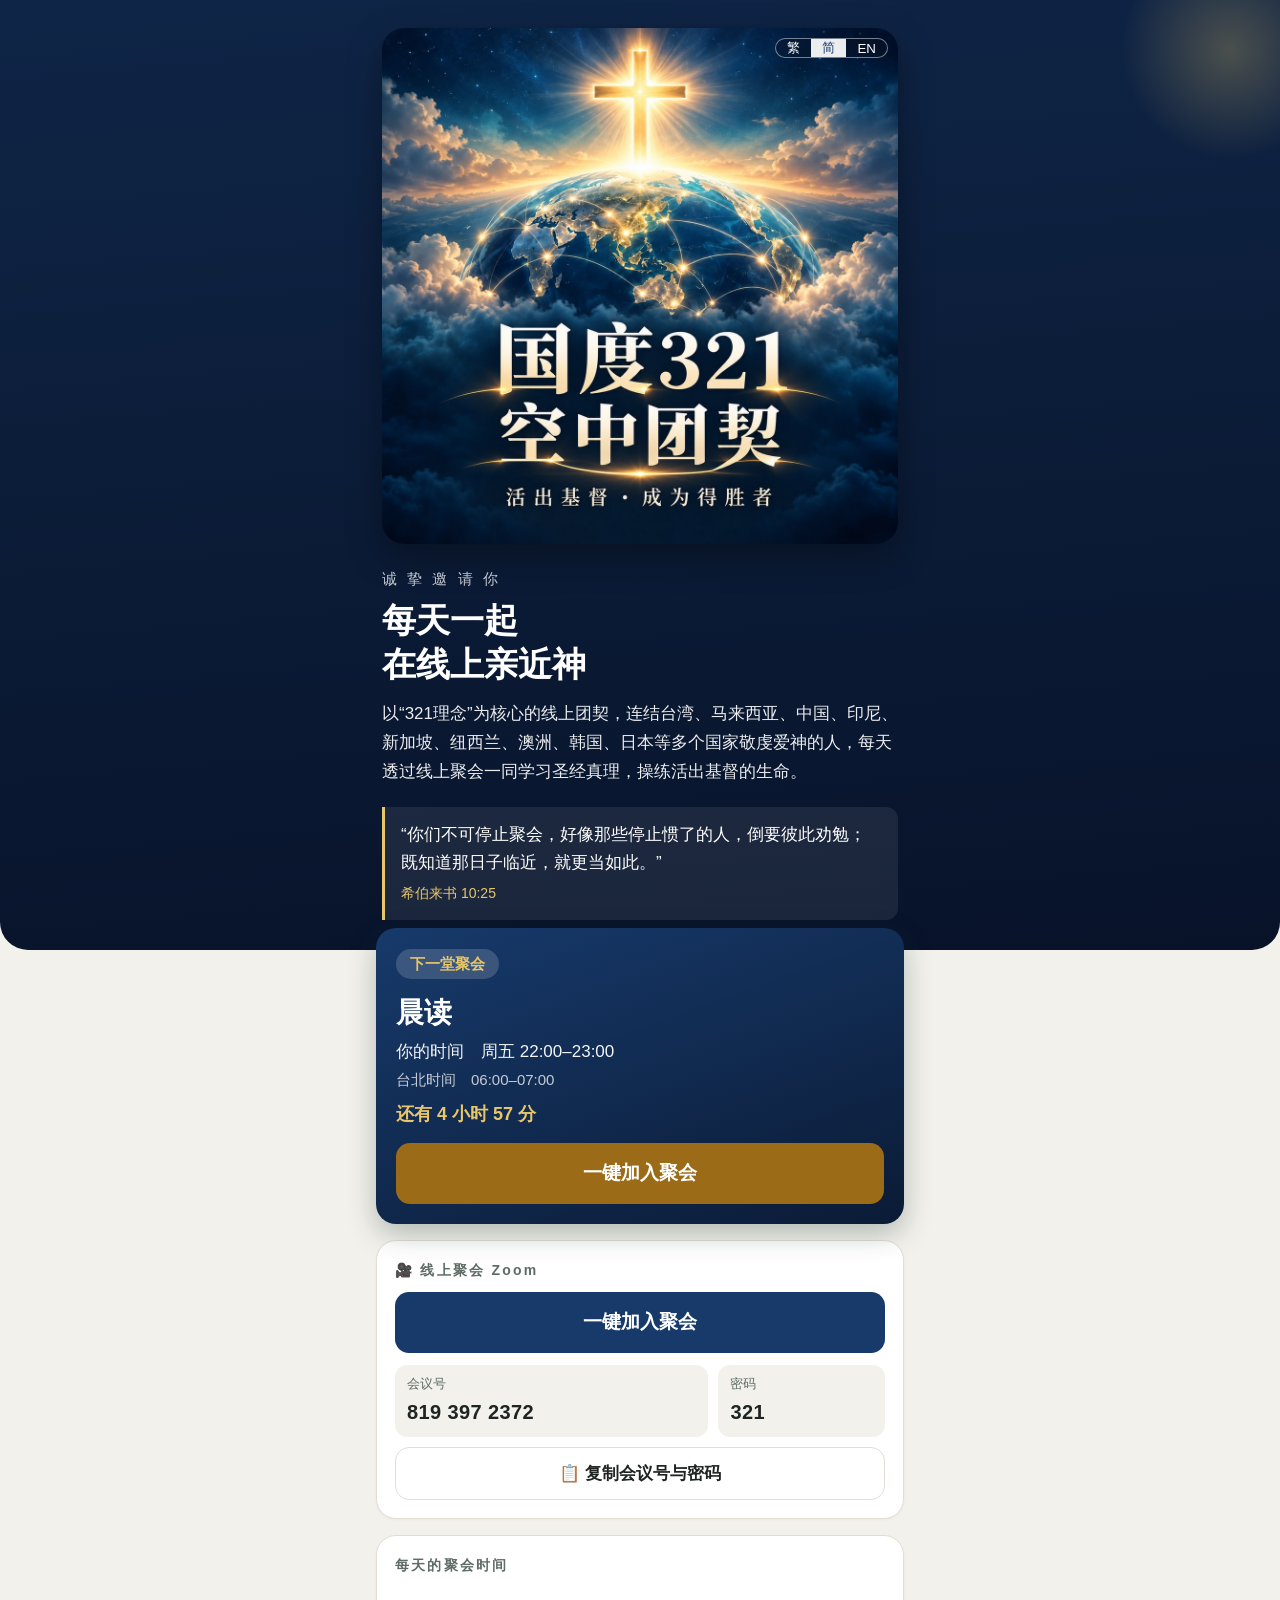
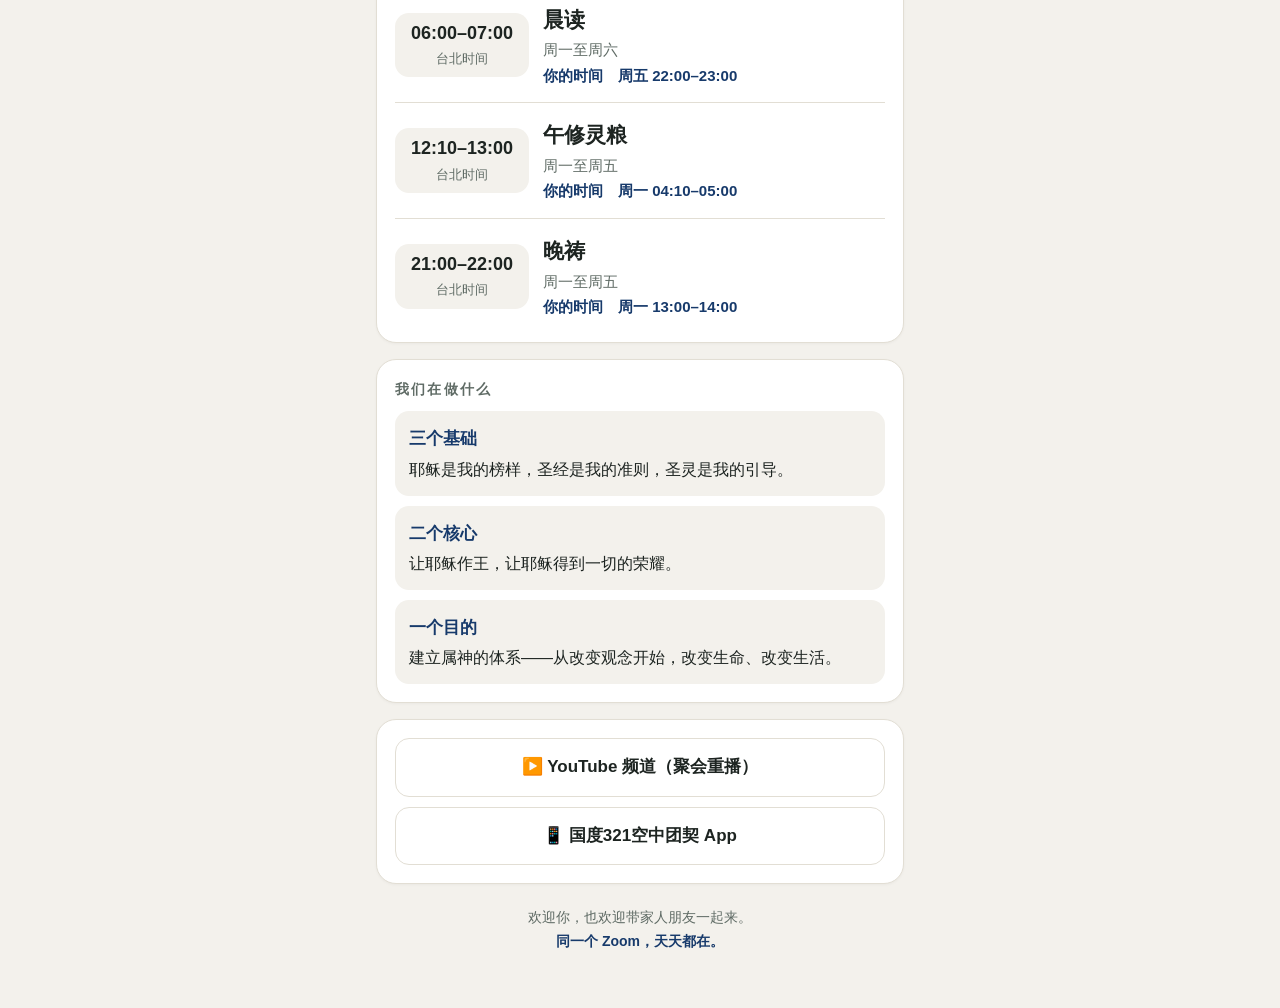
<file: join-sc.html>
<!DOCTYPE html>
<html lang="zh-Hans">
<head>
<meta charset="UTF-8">
<meta name="viewport" content="width=device-width,initial-scale=1,viewport-fit=cover">
<title>空中团契连结</title>
<meta name="description" content="每天线上聚会：晨读、午修灵粮、晚祷。同一个 Zoom，点一下就能加入，一同学习圣经真理，活出基督的生命。">
<meta property="og:type" content="website">
<meta property="og:title" content="空中团契连结｜国度321空中团契">
<meta property="og:description" content="每天线上聚会：晨读 06:00、午修灵粮 12:10、晚祷 21:00（北京／台北时间）。同一个 Zoom，点一下就能加入。">
<meta property="og:image" content="https://spch321-sudo.github.io/321fellowship/join-sc.png">
<meta property="og:url" content="https://spch321-sudo.github.io/321fellowship/join-sc.html">
<meta name="twitter:card" content="summary_large_image">
<meta name="theme-color" content="#0F2547">
<link rel="icon" href="join-icon-sc-192.png">
<link rel="apple-touch-icon" href="join-icon-sc-180.png">
<meta name="apple-mobile-web-app-title" content="空中团契连结">
<style>
:root{
  --green:#173A6B; --green-d:#0B1B36; --gold:#E8C66A; --gold-d:#9C6B18;
  --paper:#F3F1EC; --card:#FFFFFF; --ink:#1D2421; --dusk:#5F6B65; --line:#E2DED4;
}
*{box-sizing:border-box}
html,body{margin:0}
body{background:var(--paper);color:var(--ink);font-family:-apple-system,BlinkMacSystemFont,"PingFang TC","Noto Sans TC","Noto Sans CJK TC","Microsoft JhengHei",sans-serif;font-size:18px;line-height:1.7;-webkit-text-size-adjust:100%}
.wrap{max-width:560px;margin:0 auto;padding:0 16px 40px}
.hero{background:linear-gradient(175deg,#0F2547 0%,#0B1B36 55%,#08132A 100%);color:#fff;padding:calc(28px + env(safe-area-inset-top)) 22px 30px;border-radius:0 0 28px 28px;position:relative;overflow:hidden}
.hero::after{content:"";position:absolute;right:-60px;top:-60px;width:220px;height:220px;border-radius:50%;background:radial-gradient(circle,rgba(232,198,106,.28),rgba(232,198,106,0) 70%)}
.hero .inner{max-width:516px;margin:0 auto;position:relative;z-index:1}
.lang{position:absolute;right:10px;top:10px;z-index:3;background:rgba(10,20,40,.45);backdrop-filter:blur(4px);-webkit-backdrop-filter:blur(4px);display:inline-flex;border:1px solid rgba(255,255,255,.45);border-radius:999px;overflow:hidden}
.lang button{border:0;background:transparent;color:#fff;font:700 14px/30px inherit;padding:0 11px;cursor:pointer;font-family:inherit}
.lang button.on{background:rgba(255,255,255,.92);color:var(--green)}
.kv{display:block;width:100%;height:auto;aspect-ratio:1/1;border-radius:22px;margin:0 0 22px;box-shadow:0 12px 34px rgba(0,0,0,.35)}
.brand img{width:44px;height:44px;border-radius:12px;box-shadow:0 2px 8px rgba(0,0,0,.25)}
.brand span{font-size:15px;letter-spacing:.14em;font-weight:700;color:var(--gold);line-height:1.35}
body.poster .brand{padding-right:0}
.eyebrow{font-size:15px;letter-spacing:.2em;color:rgba(255,255,255,.75);margin:0 0 6px}
h1{font-size:34px;line-height:1.3;margin:0 0 14px;font-weight:800}
.intro{margin:0;font-size:17px;color:rgba(255,255,255,.92)}
.verse{margin:20px 0 0;padding:14px 16px;border-left:3px solid var(--gold);background:rgba(255,255,255,.08);border-radius:0 12px 12px 0;font-size:17px}
.verse small{display:block;color:var(--gold);margin-top:4px;font-size:14px}
.card{background:var(--card);border:1px solid var(--line);border-radius:20px;padding:18px 18px;margin:16px 0;box-shadow:0 1px 3px rgba(0,0,0,.04)}
.eb{margin:0 0 10px;font-size:14px;font-weight:700;letter-spacing:.16em;color:var(--dusk)}
.next{background:linear-gradient(160deg,var(--green),var(--green-d));color:#fff;border-radius:20px;padding:20px;margin:-22px 0 16px;position:relative;z-index:2;box-shadow:0 10px 28px rgba(14,42,32,.28)}
.tag{display:inline-block;background:rgba(255,255,255,.16);color:var(--gold);border-radius:99px;padding:2px 14px;font-size:15px;font-weight:700}
.next h2{margin:10px 0 2px;font-size:28px}
.next .t{font-size:17px;opacity:.95}
.next .sub{font-size:15px;opacity:.75}
.next .cd{color:var(--gold);font-weight:700;margin:6px 0 14px;font-size:18px}
.btn{display:block;width:100%;text-align:center;text-decoration:none;border-radius:14px;padding:14px;font-size:19px;font-weight:700;border:0;cursor:pointer;font-family:inherit}
.btn.gold{background:var(--gold-d);color:#fff}
.btn.green{background:var(--green);color:#fff}
.btn.line{background:#fff;color:var(--ink);border:1px solid var(--line);font-weight:600;font-size:17px;margin-top:10px}
.zoom{display:flex;gap:10px;margin-top:12px}
.zoom div{flex:1;background:var(--paper);border-radius:12px;padding:8px 12px}
.zoom small{display:block;color:var(--dusk);font-size:13px}
.zoom b{font-size:20px;letter-spacing:.02em;font-variant-numeric:tabular-nums}
.row{display:flex;gap:14px;align-items:center;padding:14px 0;border-bottom:1px solid var(--line)}
.row:last-child{border-bottom:0;padding-bottom:4px}
.row .time{flex:0 0 134px;white-space:nowrap;background:var(--paper);border-radius:14px;padding:8px 6px;text-align:center;line-height:1.35}
.row .time b{display:block;font-size:18px;font-variant-numeric:tabular-nums}
.row .time small{color:var(--dusk);font-size:13px}
.row .mid{flex:1;min-width:0}
.row .name{font-size:21px;font-weight:800}
.row .days{font-size:15px;color:var(--dusk)}
.row .mine{font-size:15px;color:var(--green);font-weight:700}
.pillars{display:grid;grid-template-columns:1fr;gap:10px}
.pillar{border-radius:14px;background:var(--paper);padding:12px 14px}
.pillar b{color:var(--green);font-size:17px}
.pillar p{margin:2px 0 0;font-size:16px}
.foot{text-align:center;color:var(--dusk);font-size:14px;margin-top:22px}
.foot b{color:var(--green)}
#toast{position:fixed;left:50%;bottom:30px;transform:translateX(-50%);background:rgba(20,28,24,.92);color:#fff;padding:9px 18px;border-radius:99px;font-size:15px;display:none;z-index:9}
/* 海報模式（做成圖片傳到群組用）：不顯示倒數與個人時間，只寫台北時間 */
body.poster .lang,body.poster .live,body.poster .mine,body.poster .btn.line,body.poster .copy{display:none!important}
body.poster .wrap{padding-bottom:28px}
.posteronly{display:none}
body.poster .posteronly{display:block}
.link{font-size:17px;font-weight:700;color:var(--green);word-break:break-all}
</style>
</head>
<body>
<div class="hero"><div class="inner">
  <div class="lang" role="group" aria-label="Language">
    <button data-l="tc" class="on">繁</button><button data-l="sc">简</button><button data-l="en">EN</button>
  </div>
  <img class="kv" id="kv" src="join-main-sc.jpg" alt="国度321空中团契・活出基督・成为得胜者" width="1080" height="1080">
  <p class="eyebrow" data-t="eyebrow"></p>
  <h1 data-t="title"></h1>
  <p class="intro" data-t="intro"></p>
  <p class="verse"><span data-t="verse"></span><small data-t="verseRef"></small></p>
</div></div>

<div class="wrap">
  <div class="next live" id="next"></div>

  <div class="card">
    <p class="eb">🎥 <span data-t="zoomEb"></span></p>
    <a class="btn green" id="joinBtn" target="_blank" rel="noopener" data-t="join"></a>
    <div class="zoom">
      <div><small data-t="mid"></small><b>819 397 2372</b></div>
      <div style="flex:0 0 34%"><small data-t="pwd"></small><b>321</b></div>
    </div>
    <button class="btn line copy" id="copyBtn" data-t="copy"></button>
  </div>

  <div class="card">
    <p class="eb" data-t="schedEb"></p>
    <div id="rows"></div>
    <p class="posteronly" style="margin:10px 0 0;font-size:15px;color:var(--dusk)" data-t="tzNote"></p>
  </div>

  <div class="card">
    <p class="eb" data-t="whatEb"></p>
    <div class="pillars">
      <div class="pillar"><b data-t="p1h"></b><p data-t="p1"></p></div>
      <div class="pillar"><b data-t="p2h"></b><p data-t="p2"></p></div>
      <div class="pillar"><b data-t="p3h"></b><p data-t="p3"></p></div>
    </div>
  </div>

  <div class="card posteronly" style="text-align:center">
    <p class="eb" data-t="openEb"></p>
    <p class="link">spch321-sudo.github.io/321fellowship/join-sc.html</p>
  </div>

  <div class="card live">
    <a class="btn line" style="margin-top:0" href="https://www.youtube.com/@kingdom321air" target="_blank" rel="noopener" data-t="yt"></a>
    <a class="btn line" href="https://spch321-sudo.github.io/321fellowship/" target="_blank" rel="noopener" data-t="app"></a>
  </div>

  <p class="foot" data-t="foot"></p>
</div>
<div id="toast"></div>

<script>window.JOIN_LANG="sc";</script>
<script>
(function(){
var MEET_URL='https://zoom.us/j/8193972372?pwd=o3tuX9k87Lyhb3UEV7hgRtSUYVyI1Q.1', TZ=8;
var MEETINGS=[
  {t:['晨讀','晨读','Morning Reading'],d:['週一至週六','周一至周六','Mon – Sat'],days:[1,2,3,4,5,6],s:'06:00',e:'07:00'},
  {t:['午修靈糧','午修灵粮','Midday Manna'],d:['週一至週五','周一至周五','Mon – Fri'],days:[1,2,3,4,5],s:'12:10',e:'13:00'},
  {t:['晚禱','晚祷','Evening Prayer'],d:['週一至週五','周一至周五','Mon – Fri'],days:[1,2,3,4,5],s:'21:00',e:'22:00'}
];
var T={
 brand:['國度321空中團契','国度321空中团契','KINGDOM 321 ONLINE FELLOWSHIP'],
 eyebrow:['誠 摯 邀 請 你','诚 挚 邀 请 你','YOU ARE INVITED'],
 title:['每天一起<br>在線上親近神','每天一起<br>在线上亲近神','Draw near to God<br>together, every day'],
 intro:['以「321理念」為核心的線上團契，連結台灣、馬來西亞、中國、印尼、新加坡、紐西蘭、澳洲、韓國、日本等多個國家敬虔愛神的人，每天透過線上聚會一同學習聖經真理，操練活出基督的生命。',
        '以“321理念”为核心的线上团契，连结台湾、马来西亚、中国、印尼、新加坡、纽西兰、澳洲、韩国、日本等多个国家敬虔爱神的人，每天透过线上聚会一同学习圣经真理，操练活出基督的生命。',
        'An online fellowship built on the 3-2-1 ideology, connecting godly believers in Taiwan, Malaysia, China, Indonesia, Singapore, New Zealand, Australia, Korea, Japan and many other countries. Every day we meet online to learn the truth of Scripture and practise living out the life of Christ.'],
 verse:['「你們不可停止聚會，好像那些停止慣了的人，倒要彼此勸勉；既知道那日子臨近，就更當如此。」',
        '“你们不可停止聚会，好像那些停止惯了的人，倒要彼此劝勉；既知道那日子临近，就更当如此。”',
        '“Not forsaking our own assembling together, as the custom of some is, but exhorting one another, and so much the more as you see the Day approaching.”'],
 verseRef:['希伯來書 10:25','希伯来书 10:25','Hebrews 10:25 (WEB)'],
 zoomEb:['線上聚會 Zoom','线上聚会 Zoom','ONLINE · ZOOM'],
 join:['一鍵加入聚會','一键加入聚会','Join the meeting'],
 mid:['會議號','会议号','Meeting ID'], pwd:['密碼','密码','Passcode'],
 copy:['📋 複製會議號與密碼','📋 复制会议号与密码','📋 Copy meeting ID & passcode'],
 copied:['已複製，可以貼給朋友','已复制，可以贴给朋友','Copied — paste it to a friend'],
 schedEb:['每天的聚會時間','每天的聚会时间','DAILY MEETINGS'],
 taipei:['台北時間','台北时间','Taipei time'],
 yours:['你的時間','你的时间','Your time'],
 tzNote:['以上是台北時間（GMT+8），馬來西亞、新加坡、中國同一時間；其他地區打開連結會自動換成你的時間。',
         '以上是台北时间（GMT+8），马来西亚、新加坡、中国同一时间；其他地区打开链接会自动换成你的时间。',
         'Times are Taipei time (GMT+8). Open the link and they convert to your local time automatically.'],
 whatEb:['我們在做什麼','我们在做什么','WHAT WE DO'],
 p1h:['三個基礎','三个基础','Three foundations'],
 p1:['耶穌是我的榜樣，聖經是我的準則，聖靈是我的引導。','耶稣是我的榜样，圣经是我的准则，圣灵是我的引导。','Jesus is my example, the Bible is my standard, the Holy Spirit is my guide.'],
 p2h:['二個核心','二个核心','Two cores'],
 p2:['讓耶穌作王，讓耶穌得到一切的榮耀。','让耶稣作王，让耶稣得到一切的荣耀。','Let Jesus reign; let Jesus receive all the glory.'],
 p3h:['一個目的','一个目的','One purpose'],
 p3:['建立屬神的體系——從改變觀念開始，改變生命、改變生活。','建立属神的体系——从改变观念开始，改变生命、改变生活。','Build God’s system — a changed mindset changes the life, and a changed life changes how we live.'],
 openEb:['點這個連結，一鍵加入','点这个链接，一键加入','OPEN THIS LINK TO JOIN'],
 yt:['▶️ YouTube 頻道（聚會重播）','▶️ YouTube 频道（聚会重播）','▶️ YouTube channel (replays)'],
 app:['📱 國度321空中團契 App','📱 国度321空中团契 App','📱 Kingdom 321 Fellowship app'],
 foot:['歡迎你，也歡迎帶家人朋友一起來。<br><b>同一個 Zoom，天天都在。</b>','欢迎你，也欢迎带家人朋友一起来。<br><b>同一个 Zoom，天天都在。</b>','You are welcome — bring your family and friends too.<br><b>One Zoom, every day.</b>'],
 live:['正在聚會','正在聚会','Live now'], next:['下一堂聚會','下一堂聚会','Next meeting'],
 inprog:['進行中，現在就能加入','进行中，现在就能加入','In progress — join now'],
 joinNow:['立即加入','立即加入','Join now']
};
var I={tc:0,sc:1,en:2}, L='tc';
try{var q=new URLSearchParams(location.search);var ql=q.get('lang');if(I[ql]!=null)L=ql;else if(window.JOIN_LANG&&I[window.JOIN_LANG]!=null)L=window.JOIN_LANG;else{var sv=localStorage.getItem('k321join_lang');if(I[sv]!=null)L=sv;else{var n=(navigator.language||'').toLowerCase();if(/^zh/.test(n))L=/hans|cn|sg|my/.test(n)?'sc':'tc';else if(n)L='en';}}
  if(q.has('poster'))document.body.classList.add('poster');}catch(e){}
function tx(k){return T[k][I[L]];}
function pad(n){return(n<10?'0':'')+n;}
function hm(ts){var d=new Date(ts);return pad(d.getHours())+':'+pad(d.getMinutes());}
function wd(d){return [['週日','週一','週二','週三','週四','週五','週六'],['周日','周一','周二','周三','周四','周五','周六'],['Sun','Mon','Tue','Wed','Thu','Fri','Sat']][I[L]][d];}
function occur(m,now){
  var sp=m.s.split(':'),ep=m.e.split(':'),sh=new Date(now+TZ*3600000),base=Date.UTC(sh.getUTCFullYear(),sh.getUTCMonth(),sh.getUTCDate());
  for(var k=0;k<9;k++){var day=new Date(base+k*86400000);if(m.days.indexOf(day.getUTCDay())<0)continue;
    var st=day.getTime()+(+sp[0]-TZ)*3600000+(+sp[1])*60000,en=day.getTime()+(+ep[0]-TZ)*3600000+(+ep[1])*60000;
    if(now<en)return{start:st,end:en,live:now>=st,m:m};}
  return null;
}
function until(ms){
  var mins=Math.round(ms/60000),h=Math.floor(mins/60),m=mins%60,d=Math.floor(h/24),hh=h%24;
  if(mins<1)return[ '就要開始了','就要开始了','Starting now'][I[L]];
  if(mins<60)return['還有 '+mins+' 分鐘','还有 '+mins+' 分钟','in '+mins+' min'][I[L]];
  if(h<24)return['還有 '+h+' 小時'+(m?' '+m+' 分':''),'还有 '+h+' 小时'+(m?' '+m+' 分':''),'in '+h+' hr'+(m?' '+m+' min':'')][I[L]];
  return['還有 '+d+' 天'+(hh?' '+hh+' 小時':''),'还有 '+d+' 天'+(hh?' '+hh+' 小时':''),'in '+d+' day'+(d>1?'s':'')+(hh?' '+hh+' hr':'')][I[L]];
}
var same=(-new Date().getTimezoneOffset()/60)===TZ;
function render(){
  document.documentElement.lang=L==='en'?'en':(L==='sc'?'zh-Hans':'zh-Hant');
  document.title=['空中團契連結','空中团契连结','Online Fellowship Link'][I[L]];
  var els=document.querySelectorAll('[data-t]');for(var i=0;i<els.length;i++)els[i].innerHTML=tx(els[i].getAttribute('data-t'));
  var bs=document.querySelectorAll('.lang button');for(var j=0;j<bs.length;j++)bs[j].className=bs[j].getAttribute('data-l')===L?'on':'';
  document.getElementById('joinBtn').href=MEET_URL;
  try{var IC={tc:['join-icon-192.png','join-icon-180.png','空中團契連結'],sc:['join-icon-sc-192.png','join-icon-sc-180.png','空中团契连结'],en:['join-icon-en-192.png','join-icon-en-180.png','Fellowship Link']}[L];document.querySelector('link[rel=icon]').href=IC[0];document.querySelector('link[rel=apple-touch-icon]').href=IC[1];document.querySelector('meta[name=apple-mobile-web-app-title]').content=IC[2];}catch(e){}
  var kv=document.getElementById('kv');kv.src=['join-main.jpg','join-main-sc.jpg','join-main-en.jpg'][I[L]];kv.alt=['國度321空中團契・活出基督・成為得勝者','国度321空中团契・活出基督・成为得胜者','Kingdom 321 Online Fellowship · Live Out Christ · Become Overcomers'][I[L]];
  var now=Date.now(),best=null,rows='';
  MEETINGS.forEach(function(m){
    var o=occur(m,now);if(o&&(!best||o.live&&!best.live||!best.live&&o.start<best.start))best=o;
    var mine=o&&!same?'<div class="mine">'+tx('yours')+'　'+wd(new Date(o.start).getDay())+' '+hm(o.start)+'–'+hm(o.end)+'</div>':'';
    rows+='<div class="row"><div class="time"><b>'+m.s+'–'+m.e+'</b><small>'+tx('taipei')+'</small></div><div class="mid"><div class="name">'+m.t[I[L]]+'</div><div class="days">'+m.d[I[L]]+'</div>'+mine+'</div></div>';
  });
  document.getElementById('rows').innerHTML=rows;
  var nx=document.getElementById('next');
  if(best){
    nx.innerHTML='<span class="tag">'+(best.live?tx('live'):tx('next'))+'</span><h2>'+best.m.t[I[L]]+'</h2>'+
      '<div class="t">'+(same?tx('taipei'):tx('yours'))+'　'+wd(new Date(best.start).getDay())+' '+hm(best.start)+'–'+hm(best.end)+'</div>'+
      (same?'':'<div class="sub">'+tx('taipei')+'　'+best.m.s+'–'+best.m.e+'</div>')+
      '<div class="cd">'+(best.live?tx('inprog'):until(best.start-now))+'</div>'+
      '<a class="btn gold" href="'+MEET_URL+'" target="_blank" rel="noopener">'+(best.live?tx('joinNow'):tx('join'))+'</a>';
  }
}
function toast(t){var el=document.getElementById('toast');el.textContent=t;el.style.display='block';clearTimeout(toast.t);toast.t=setTimeout(function(){el.style.display='none';},1800);}
document.querySelector('.lang').addEventListener('click',function(e){var b=e.target.closest('button');if(!b)return;L=b.getAttribute('data-l');try{localStorage.setItem('k321join_lang',L);}catch(x){}render();});
document.getElementById('copyBtn').addEventListener('click',function(){
  var s=[ '國度321空中團契 Zoom\n會議號：819 397 2372\n密碼：321\n','国度321空中团契 Zoom\n会议号：819 397 2372\n密码：321\n','Kingdom 321 Online Fellowship · Zoom\nMeeting ID: 819 397 2372\nPasscode: 321\n'][I[L]]+MEET_URL;
  function fb(){var ta=document.createElement('textarea');ta.value=s;ta.style.position='fixed';ta.style.opacity='0';document.body.appendChild(ta);ta.select();try{document.execCommand('copy');toast(tx('copied'));}catch(e){}document.body.removeChild(ta);}
  try{navigator.clipboard.writeText(s).then(function(){toast(tx('copied'));},fb);}catch(e){fb();}
});
render(); setInterval(render,30000);
})();
</script>
</body>
</html>
</file>
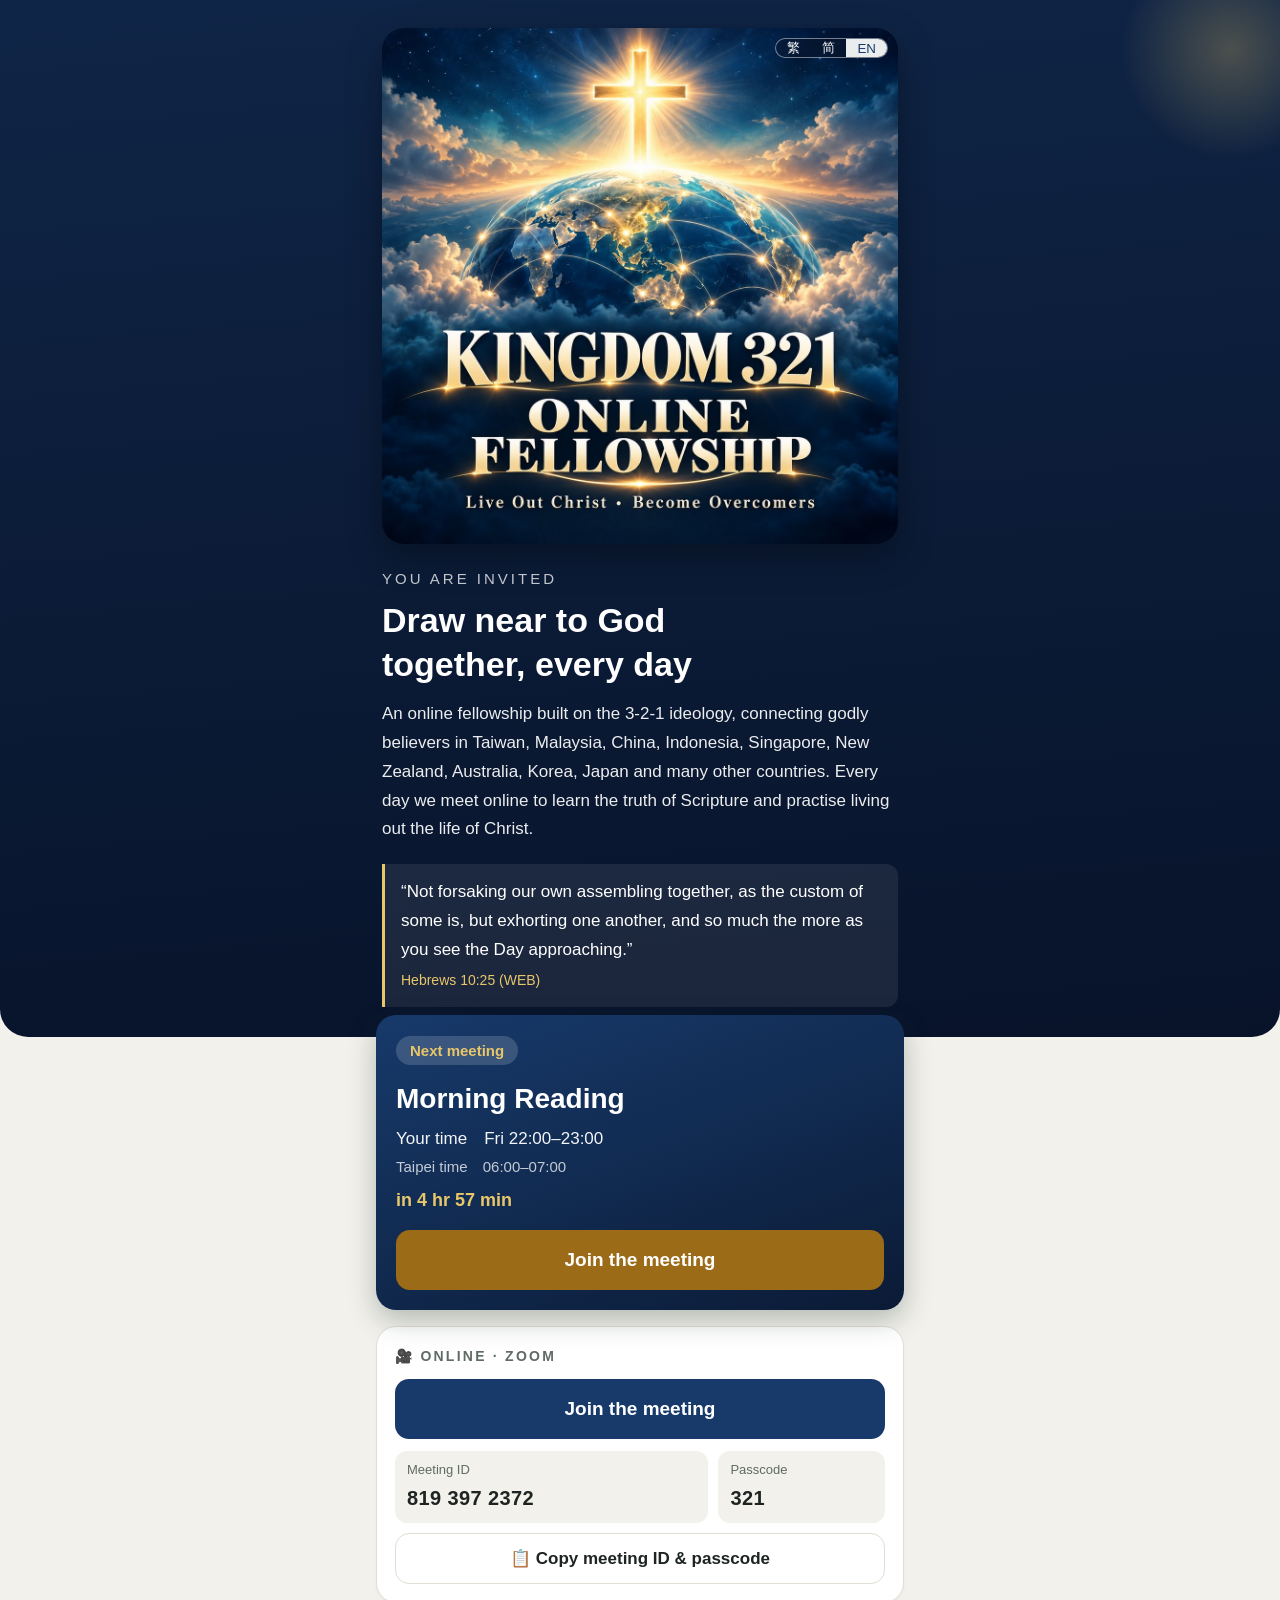
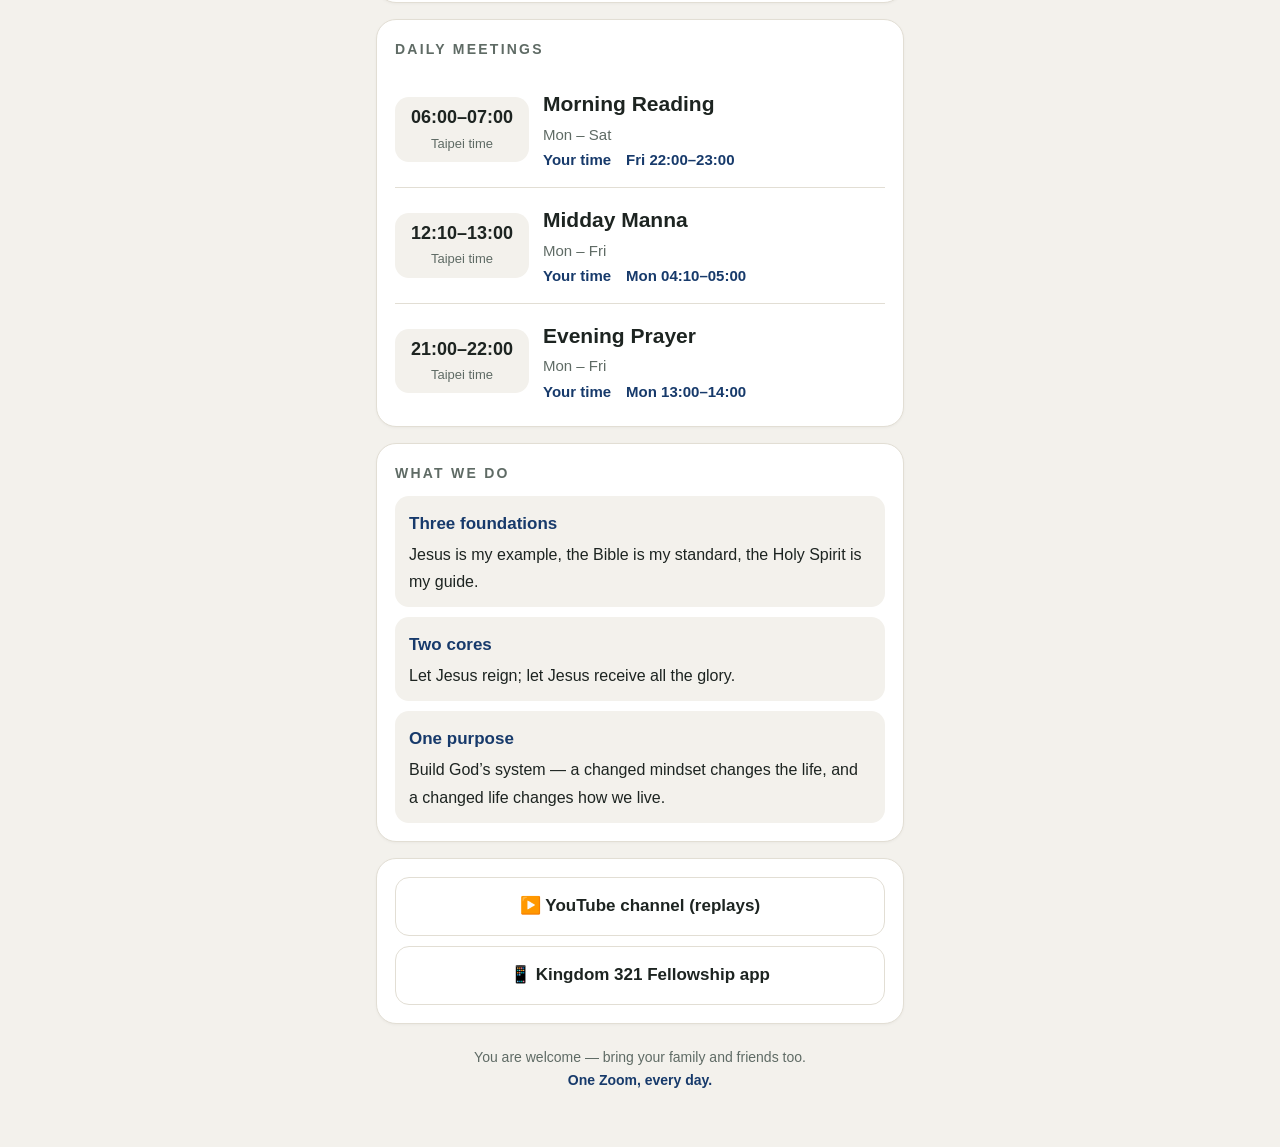
<file: join.html>
<!DOCTYPE html>
<html lang="zh-Hant">
<head>
<meta charset="UTF-8">
<meta name="viewport" content="width=device-width,initial-scale=1,viewport-fit=cover">
<title>空中團契連結</title>
<meta name="description" content="每天線上聚會：晨讀、午修靈糧、晚禱。同一個 Zoom，點一下就能加入，一同學習聖經真理，活出基督的生命。">
<meta property="og:type" content="website">
<meta property="og:title" content="空中團契連結｜國度321空中團契">
<meta property="og:description" content="每天線上聚會：晨讀 06:00、午修靈糧 12:10、晚禱 21:00（台北時間）。同一個 Zoom，點一下就能加入。">
<meta property="og:image" content="https://spch321-sudo.github.io/321fellowship/join.png">
<meta property="og:url" content="https://spch321-sudo.github.io/321fellowship/join.html">
<meta name="twitter:card" content="summary_large_image">
<meta name="theme-color" content="#0F2547">
<link rel="icon" href="join-icon-192.png">
<link rel="apple-touch-icon" href="join-icon-180.png">
<meta name="apple-mobile-web-app-title" content="空中團契連結">
<style>
:root{
  --green:#173A6B; --green-d:#0B1B36; --gold:#E8C66A; --gold-d:#9C6B18;
  --paper:#F3F1EC; --card:#FFFFFF; --ink:#1D2421; --dusk:#5F6B65; --line:#E2DED4;
}
*{box-sizing:border-box}
html,body{margin:0}
body{background:var(--paper);color:var(--ink);font-family:-apple-system,BlinkMacSystemFont,"PingFang TC","Noto Sans TC","Noto Sans CJK TC","Microsoft JhengHei",sans-serif;font-size:18px;line-height:1.7;-webkit-text-size-adjust:100%}
.wrap{max-width:560px;margin:0 auto;padding:0 16px 40px}
.hero{background:linear-gradient(175deg,#0F2547 0%,#0B1B36 55%,#08132A 100%);color:#fff;padding:calc(28px + env(safe-area-inset-top)) 22px 30px;border-radius:0 0 28px 28px;position:relative;overflow:hidden}
.hero::after{content:"";position:absolute;right:-60px;top:-60px;width:220px;height:220px;border-radius:50%;background:radial-gradient(circle,rgba(232,198,106,.28),rgba(232,198,106,0) 70%)}
.hero .inner{max-width:516px;margin:0 auto;position:relative;z-index:1}
.lang{position:absolute;right:10px;top:10px;z-index:3;background:rgba(10,20,40,.45);backdrop-filter:blur(4px);-webkit-backdrop-filter:blur(4px);display:inline-flex;border:1px solid rgba(255,255,255,.45);border-radius:999px;overflow:hidden}
.lang button{border:0;background:transparent;color:#fff;font:700 14px/30px inherit;padding:0 11px;cursor:pointer;font-family:inherit}
.lang button.on{background:rgba(255,255,255,.92);color:var(--green)}
.kv{display:block;width:100%;height:auto;aspect-ratio:1/1;border-radius:22px;margin:0 0 22px;box-shadow:0 12px 34px rgba(0,0,0,.35)}
.brand img{width:44px;height:44px;border-radius:12px;box-shadow:0 2px 8px rgba(0,0,0,.25)}
.brand span{font-size:15px;letter-spacing:.14em;font-weight:700;color:var(--gold);line-height:1.35}
body.poster .brand{padding-right:0}
.eyebrow{font-size:15px;letter-spacing:.2em;color:rgba(255,255,255,.75);margin:0 0 6px}
h1{font-size:34px;line-height:1.3;margin:0 0 14px;font-weight:800}
.intro{margin:0;font-size:17px;color:rgba(255,255,255,.92)}
.verse{margin:20px 0 0;padding:14px 16px;border-left:3px solid var(--gold);background:rgba(255,255,255,.08);border-radius:0 12px 12px 0;font-size:17px}
.verse small{display:block;color:var(--gold);margin-top:4px;font-size:14px}
.card{background:var(--card);border:1px solid var(--line);border-radius:20px;padding:18px 18px;margin:16px 0;box-shadow:0 1px 3px rgba(0,0,0,.04)}
.eb{margin:0 0 10px;font-size:14px;font-weight:700;letter-spacing:.16em;color:var(--dusk)}
.next{background:linear-gradient(160deg,var(--green),var(--green-d));color:#fff;border-radius:20px;padding:20px;margin:-22px 0 16px;position:relative;z-index:2;box-shadow:0 10px 28px rgba(14,42,32,.28)}
.tag{display:inline-block;background:rgba(255,255,255,.16);color:var(--gold);border-radius:99px;padding:2px 14px;font-size:15px;font-weight:700}
.next h2{margin:10px 0 2px;font-size:28px}
.next .t{font-size:17px;opacity:.95}
.next .sub{font-size:15px;opacity:.75}
.next .cd{color:var(--gold);font-weight:700;margin:6px 0 14px;font-size:18px}
.btn{display:block;width:100%;text-align:center;text-decoration:none;border-radius:14px;padding:14px;font-size:19px;font-weight:700;border:0;cursor:pointer;font-family:inherit}
.btn.gold{background:var(--gold-d);color:#fff}
.btn.green{background:var(--green);color:#fff}
.btn.line{background:#fff;color:var(--ink);border:1px solid var(--line);font-weight:600;font-size:17px;margin-top:10px}
.zoom{display:flex;gap:10px;margin-top:12px}
.zoom div{flex:1;background:var(--paper);border-radius:12px;padding:8px 12px}
.zoom small{display:block;color:var(--dusk);font-size:13px}
.zoom b{font-size:20px;letter-spacing:.02em;font-variant-numeric:tabular-nums}
.row{display:flex;gap:14px;align-items:center;padding:14px 0;border-bottom:1px solid var(--line)}
.row:last-child{border-bottom:0;padding-bottom:4px}
.row .time{flex:0 0 134px;white-space:nowrap;background:var(--paper);border-radius:14px;padding:8px 6px;text-align:center;line-height:1.35}
.row .time b{display:block;font-size:18px;font-variant-numeric:tabular-nums}
.row .time small{color:var(--dusk);font-size:13px}
.row .mid{flex:1;min-width:0}
.row .name{font-size:21px;font-weight:800}
.row .days{font-size:15px;color:var(--dusk)}
.row .mine{font-size:15px;color:var(--green);font-weight:700}
.pillars{display:grid;grid-template-columns:1fr;gap:10px}
.pillar{border-radius:14px;background:var(--paper);padding:12px 14px}
.pillar b{color:var(--green);font-size:17px}
.pillar p{margin:2px 0 0;font-size:16px}
.foot{text-align:center;color:var(--dusk);font-size:14px;margin-top:22px}
.foot b{color:var(--green)}
#toast{position:fixed;left:50%;bottom:30px;transform:translateX(-50%);background:rgba(20,28,24,.92);color:#fff;padding:9px 18px;border-radius:99px;font-size:15px;display:none;z-index:9}
/* 海報模式（做成圖片傳到群組用）：不顯示倒數與個人時間，只寫台北時間 */
body.poster .lang,body.poster .live,body.poster .mine,body.poster .btn.line,body.poster .copy{display:none!important}
body.poster .wrap{padding-bottom:28px}
.posteronly{display:none}
body.poster .posteronly{display:block}
.link{font-size:17px;font-weight:700;color:var(--green);word-break:break-all}
</style>
</head>
<body>
<div class="hero"><div class="inner">
  <div class="lang" role="group" aria-label="Language">
    <button data-l="tc" class="on">繁</button><button data-l="sc">简</button><button data-l="en">EN</button>
  </div>
  <img class="kv" id="kv" src="join-main.jpg" alt="國度321空中團契・活出基督・成為得勝者" width="1080" height="1080">
  <p class="eyebrow" data-t="eyebrow"></p>
  <h1 data-t="title"></h1>
  <p class="intro" data-t="intro"></p>
  <p class="verse"><span data-t="verse"></span><small data-t="verseRef"></small></p>
</div></div>

<div class="wrap">
  <div class="next live" id="next"></div>

  <div class="card">
    <p class="eb">🎥 <span data-t="zoomEb"></span></p>
    <a class="btn green" id="joinBtn" target="_blank" rel="noopener" data-t="join"></a>
    <div class="zoom">
      <div><small data-t="mid"></small><b>819 397 2372</b></div>
      <div style="flex:0 0 34%"><small data-t="pwd"></small><b>321</b></div>
    </div>
    <button class="btn line copy" id="copyBtn" data-t="copy"></button>
  </div>

  <div class="card">
    <p class="eb" data-t="schedEb"></p>
    <div id="rows"></div>
    <p class="posteronly" style="margin:10px 0 0;font-size:15px;color:var(--dusk)" data-t="tzNote"></p>
  </div>

  <div class="card">
    <p class="eb" data-t="whatEb"></p>
    <div class="pillars">
      <div class="pillar"><b data-t="p1h"></b><p data-t="p1"></p></div>
      <div class="pillar"><b data-t="p2h"></b><p data-t="p2"></p></div>
      <div class="pillar"><b data-t="p3h"></b><p data-t="p3"></p></div>
    </div>
  </div>

  <div class="card posteronly" style="text-align:center">
    <p class="eb" data-t="openEb"></p>
    <p class="link">spch321-sudo.github.io/321fellowship/join.html</p>
  </div>

  <div class="card live">
    <a class="btn line" style="margin-top:0" href="https://www.youtube.com/@kingdom321air" target="_blank" rel="noopener" data-t="yt"></a>
    <a class="btn line" href="https://spch321-sudo.github.io/321fellowship/" target="_blank" rel="noopener" data-t="app"></a>
  </div>

  <p class="foot" data-t="foot"></p>
</div>
<div id="toast"></div>

<script>
(function(){
var MEET_URL='https://zoom.us/j/8193972372?pwd=o3tuX9k87Lyhb3UEV7hgRtSUYVyI1Q.1', TZ=8;
var MEETINGS=[
  {t:['晨讀','晨读','Morning Reading'],d:['週一至週六','周一至周六','Mon – Sat'],days:[1,2,3,4,5,6],s:'06:00',e:'07:00'},
  {t:['午修靈糧','午修灵粮','Midday Manna'],d:['週一至週五','周一至周五','Mon – Fri'],days:[1,2,3,4,5],s:'12:10',e:'13:00'},
  {t:['晚禱','晚祷','Evening Prayer'],d:['週一至週五','周一至周五','Mon – Fri'],days:[1,2,3,4,5],s:'21:00',e:'22:00'}
];
var T={
 brand:['國度321空中團契','国度321空中团契','KINGDOM 321 ONLINE FELLOWSHIP'],
 eyebrow:['誠 摯 邀 請 你','诚 挚 邀 请 你','YOU ARE INVITED'],
 title:['每天一起<br>在線上親近神','每天一起<br>在线上亲近神','Draw near to God<br>together, every day'],
 intro:['以「321理念」為核心的線上團契，連結台灣、馬來西亞、中國、印尼、新加坡、紐西蘭、澳洲、韓國、日本等多個國家敬虔愛神的人，每天透過線上聚會一同學習聖經真理，操練活出基督的生命。',
        '以“321理念”为核心的线上团契，连结台湾、马来西亚、中国、印尼、新加坡、纽西兰、澳洲、韩国、日本等多个国家敬虔爱神的人，每天透过线上聚会一同学习圣经真理，操练活出基督的生命。',
        'An online fellowship built on the 3-2-1 ideology, connecting godly believers in Taiwan, Malaysia, China, Indonesia, Singapore, New Zealand, Australia, Korea, Japan and many other countries. Every day we meet online to learn the truth of Scripture and practise living out the life of Christ.'],
 verse:['「你們不可停止聚會，好像那些停止慣了的人，倒要彼此勸勉；既知道那日子臨近，就更當如此。」',
        '“你们不可停止聚会，好像那些停止惯了的人，倒要彼此劝勉；既知道那日子临近，就更当如此。”',
        '“Not forsaking our own assembling together, as the custom of some is, but exhorting one another, and so much the more as you see the Day approaching.”'],
 verseRef:['希伯來書 10:25','希伯来书 10:25','Hebrews 10:25 (WEB)'],
 zoomEb:['線上聚會 Zoom','线上聚会 Zoom','ONLINE · ZOOM'],
 join:['一鍵加入聚會','一键加入聚会','Join the meeting'],
 mid:['會議號','会议号','Meeting ID'], pwd:['密碼','密码','Passcode'],
 copy:['📋 複製會議號與密碼','📋 复制会议号与密码','📋 Copy meeting ID & passcode'],
 copied:['已複製，可以貼給朋友','已复制，可以贴给朋友','Copied — paste it to a friend'],
 schedEb:['每天的聚會時間','每天的聚会时间','DAILY MEETINGS'],
 taipei:['台北時間','台北时间','Taipei time'],
 yours:['你的時間','你的时间','Your time'],
 tzNote:['以上是台北時間（GMT+8），馬來西亞、新加坡、中國同一時間；其他地區打開連結會自動換成你的時間。',
         '以上是台北时间（GMT+8），马来西亚、新加坡、中国同一时间；其他地区打开链接会自动换成你的时间。',
         'Times are Taipei time (GMT+8). Open the link and they convert to your local time automatically.'],
 whatEb:['我們在做什麼','我们在做什么','WHAT WE DO'],
 p1h:['三個基礎','三个基础','Three foundations'],
 p1:['耶穌是我的榜樣，聖經是我的準則，聖靈是我的引導。','耶稣是我的榜样，圣经是我的准则，圣灵是我的引导。','Jesus is my example, the Bible is my standard, the Holy Spirit is my guide.'],
 p2h:['二個核心','二个核心','Two cores'],
 p2:['讓耶穌作王，讓耶穌得到一切的榮耀。','让耶稣作王，让耶稣得到一切的荣耀。','Let Jesus reign; let Jesus receive all the glory.'],
 p3h:['一個目的','一个目的','One purpose'],
 p3:['建立屬神的體系——從改變觀念開始，改變生命、改變生活。','建立属神的体系——从改变观念开始，改变生命、改变生活。','Build God’s system — a changed mindset changes the life, and a changed life changes how we live.'],
 openEb:['點這個連結，一鍵加入','点这个链接，一键加入','OPEN THIS LINK TO JOIN'],
 yt:['▶️ YouTube 頻道（聚會重播）','▶️ YouTube 频道（聚会重播）','▶️ YouTube channel (replays)'],
 app:['📱 國度321空中團契 App','📱 国度321空中团契 App','📱 Kingdom 321 Fellowship app'],
 foot:['歡迎你，也歡迎帶家人朋友一起來。<br><b>同一個 Zoom，天天都在。</b>','欢迎你，也欢迎带家人朋友一起来。<br><b>同一个 Zoom，天天都在。</b>','You are welcome — bring your family and friends too.<br><b>One Zoom, every day.</b>'],
 live:['正在聚會','正在聚会','Live now'], next:['下一堂聚會','下一堂聚会','Next meeting'],
 inprog:['進行中，現在就能加入','进行中，现在就能加入','In progress — join now'],
 joinNow:['立即加入','立即加入','Join now']
};
var I={tc:0,sc:1,en:2}, L='tc';
try{var q=new URLSearchParams(location.search);var ql=q.get('lang');if(I[ql]!=null)L=ql;else if(window.JOIN_LANG&&I[window.JOIN_LANG]!=null)L=window.JOIN_LANG;else{var sv=localStorage.getItem('k321join_lang');if(I[sv]!=null)L=sv;else{var n=(navigator.language||'').toLowerCase();if(/^zh/.test(n))L=/hans|cn|sg|my/.test(n)?'sc':'tc';else if(n)L='en';}}
  if(q.has('poster'))document.body.classList.add('poster');}catch(e){}
function tx(k){return T[k][I[L]];}
function pad(n){return(n<10?'0':'')+n;}
function hm(ts){var d=new Date(ts);return pad(d.getHours())+':'+pad(d.getMinutes());}
function wd(d){return [['週日','週一','週二','週三','週四','週五','週六'],['周日','周一','周二','周三','周四','周五','周六'],['Sun','Mon','Tue','Wed','Thu','Fri','Sat']][I[L]][d];}
function occur(m,now){
  var sp=m.s.split(':'),ep=m.e.split(':'),sh=new Date(now+TZ*3600000),base=Date.UTC(sh.getUTCFullYear(),sh.getUTCMonth(),sh.getUTCDate());
  for(var k=0;k<9;k++){var day=new Date(base+k*86400000);if(m.days.indexOf(day.getUTCDay())<0)continue;
    var st=day.getTime()+(+sp[0]-TZ)*3600000+(+sp[1])*60000,en=day.getTime()+(+ep[0]-TZ)*3600000+(+ep[1])*60000;
    if(now<en)return{start:st,end:en,live:now>=st,m:m};}
  return null;
}
function until(ms){
  var mins=Math.round(ms/60000),h=Math.floor(mins/60),m=mins%60,d=Math.floor(h/24),hh=h%24;
  if(mins<1)return[ '就要開始了','就要开始了','Starting now'][I[L]];
  if(mins<60)return['還有 '+mins+' 分鐘','还有 '+mins+' 分钟','in '+mins+' min'][I[L]];
  if(h<24)return['還有 '+h+' 小時'+(m?' '+m+' 分':''),'还有 '+h+' 小时'+(m?' '+m+' 分':''),'in '+h+' hr'+(m?' '+m+' min':'')][I[L]];
  return['還有 '+d+' 天'+(hh?' '+hh+' 小時':''),'还有 '+d+' 天'+(hh?' '+hh+' 小时':''),'in '+d+' day'+(d>1?'s':'')+(hh?' '+hh+' hr':'')][I[L]];
}
var same=(-new Date().getTimezoneOffset()/60)===TZ;
function render(){
  document.documentElement.lang=L==='en'?'en':(L==='sc'?'zh-Hans':'zh-Hant');
  document.title=['空中團契連結','空中团契连结','Online Fellowship Link'][I[L]];
  var els=document.querySelectorAll('[data-t]');for(var i=0;i<els.length;i++)els[i].innerHTML=tx(els[i].getAttribute('data-t'));
  var bs=document.querySelectorAll('.lang button');for(var j=0;j<bs.length;j++)bs[j].className=bs[j].getAttribute('data-l')===L?'on':'';
  document.getElementById('joinBtn').href=MEET_URL;
  try{var IC={tc:['join-icon-192.png','join-icon-180.png','空中團契連結'],sc:['join-icon-sc-192.png','join-icon-sc-180.png','空中团契连结'],en:['join-icon-en-192.png','join-icon-en-180.png','Fellowship Link']}[L];document.querySelector('link[rel=icon]').href=IC[0];document.querySelector('link[rel=apple-touch-icon]').href=IC[1];document.querySelector('meta[name=apple-mobile-web-app-title]').content=IC[2];}catch(e){}
  var kv=document.getElementById('kv');kv.src=['join-main.jpg','join-main-sc.jpg','join-main-en.jpg'][I[L]];kv.alt=['國度321空中團契・活出基督・成為得勝者','国度321空中团契・活出基督・成为得胜者','Kingdom 321 Online Fellowship · Live Out Christ · Become Overcomers'][I[L]];
  var now=Date.now(),best=null,rows='';
  MEETINGS.forEach(function(m){
    var o=occur(m,now);if(o&&(!best||o.live&&!best.live||!best.live&&o.start<best.start))best=o;
    var mine=o&&!same?'<div class="mine">'+tx('yours')+'　'+wd(new Date(o.start).getDay())+' '+hm(o.start)+'–'+hm(o.end)+'</div>':'';
    rows+='<div class="row"><div class="time"><b>'+m.s+'–'+m.e+'</b><small>'+tx('taipei')+'</small></div><div class="mid"><div class="name">'+m.t[I[L]]+'</div><div class="days">'+m.d[I[L]]+'</div>'+mine+'</div></div>';
  });
  document.getElementById('rows').innerHTML=rows;
  var nx=document.getElementById('next');
  if(best){
    nx.innerHTML='<span class="tag">'+(best.live?tx('live'):tx('next'))+'</span><h2>'+best.m.t[I[L]]+'</h2>'+
      '<div class="t">'+(same?tx('taipei'):tx('yours'))+'　'+wd(new Date(best.start).getDay())+' '+hm(best.start)+'–'+hm(best.end)+'</div>'+
      (same?'':'<div class="sub">'+tx('taipei')+'　'+best.m.s+'–'+best.m.e+'</div>')+
      '<div class="cd">'+(best.live?tx('inprog'):until(best.start-now))+'</div>'+
      '<a class="btn gold" href="'+MEET_URL+'" target="_blank" rel="noopener">'+(best.live?tx('joinNow'):tx('join'))+'</a>';
  }
}
function toast(t){var el=document.getElementById('toast');el.textContent=t;el.style.display='block';clearTimeout(toast.t);toast.t=setTimeout(function(){el.style.display='none';},1800);}
document.querySelector('.lang').addEventListener('click',function(e){var b=e.target.closest('button');if(!b)return;L=b.getAttribute('data-l');try{localStorage.setItem('k321join_lang',L);}catch(x){}render();});
document.getElementById('copyBtn').addEventListener('click',function(){
  var s=[ '國度321空中團契 Zoom\n會議號：819 397 2372\n密碼：321\n','国度321空中团契 Zoom\n会议号：819 397 2372\n密码：321\n','Kingdom 321 Online Fellowship · Zoom\nMeeting ID: 819 397 2372\nPasscode: 321\n'][I[L]]+MEET_URL;
  function fb(){var ta=document.createElement('textarea');ta.value=s;ta.style.position='fixed';ta.style.opacity='0';document.body.appendChild(ta);ta.select();try{document.execCommand('copy');toast(tx('copied'));}catch(e){}document.body.removeChild(ta);}
  try{navigator.clipboard.writeText(s).then(function(){toast(tx('copied'));},fb);}catch(e){fb();}
});
render(); setInterval(render,30000);
})();
</script>
</body>
</html>
</file>
